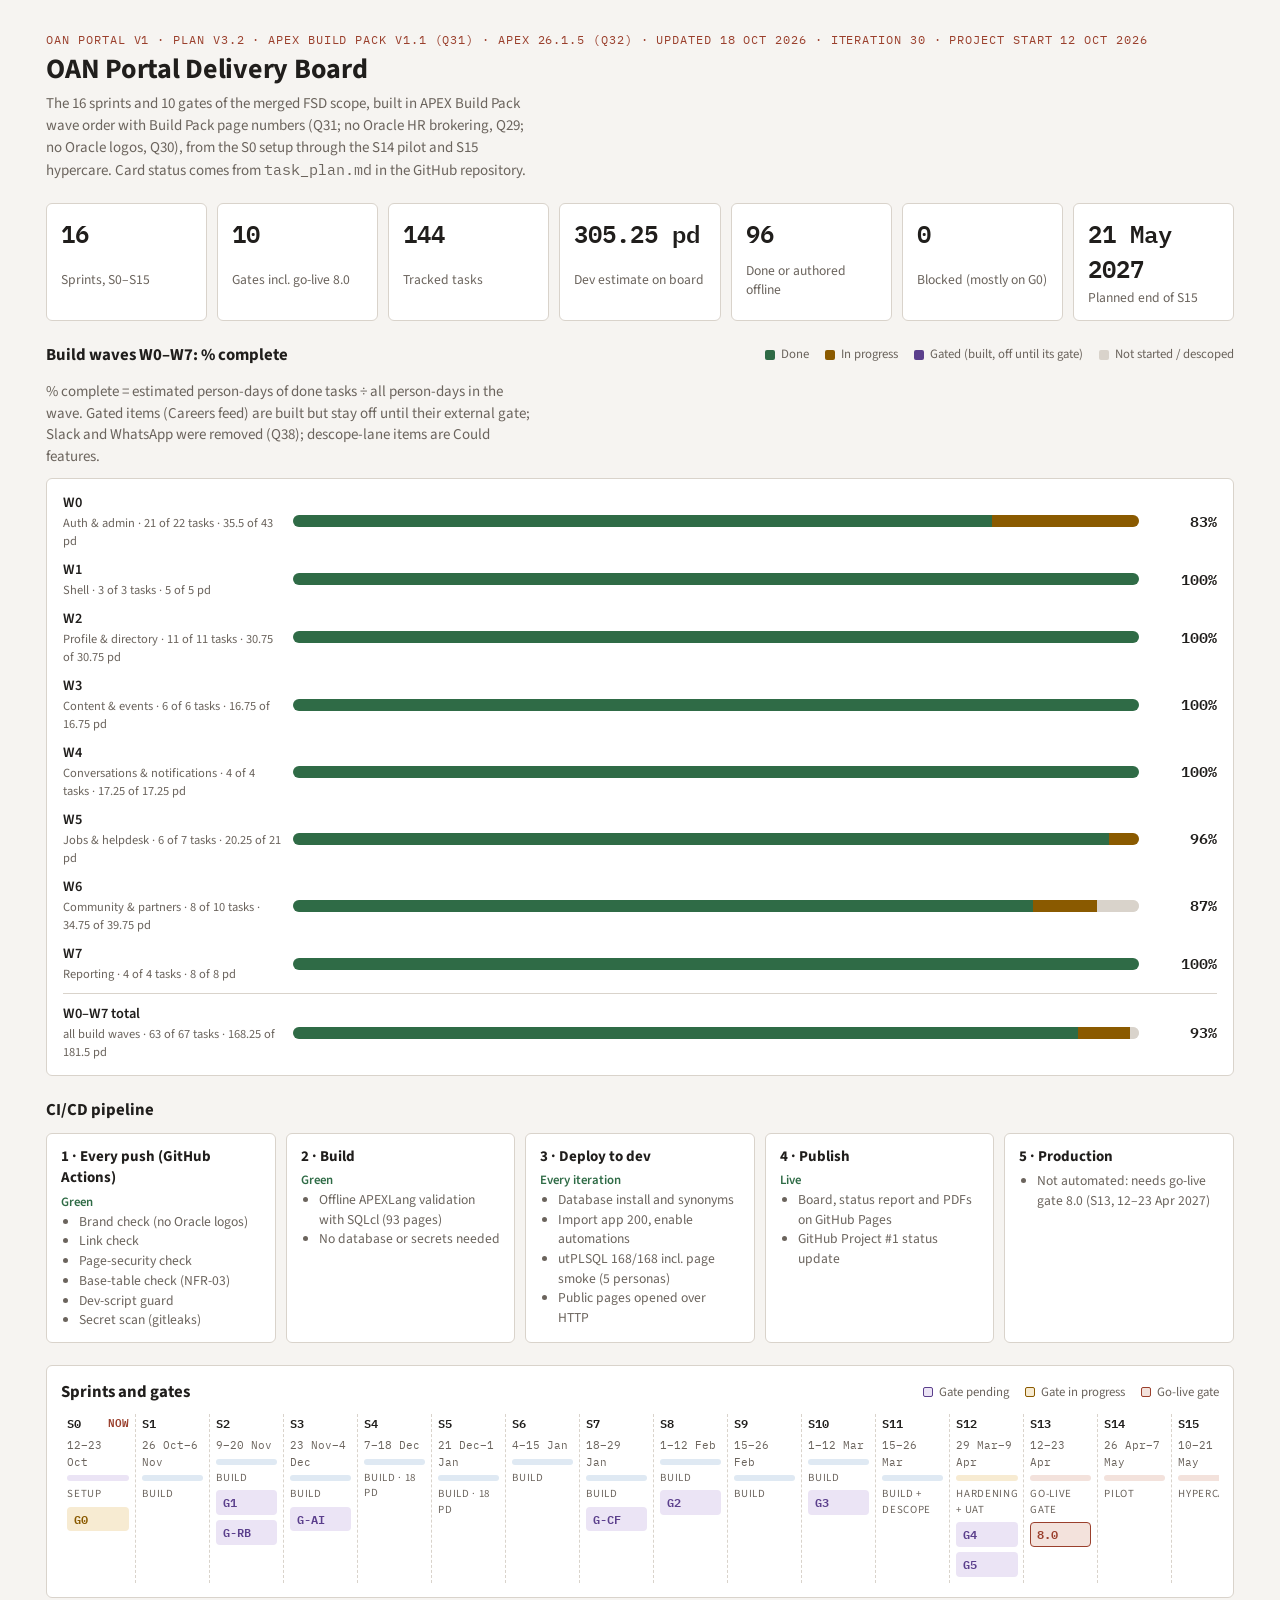
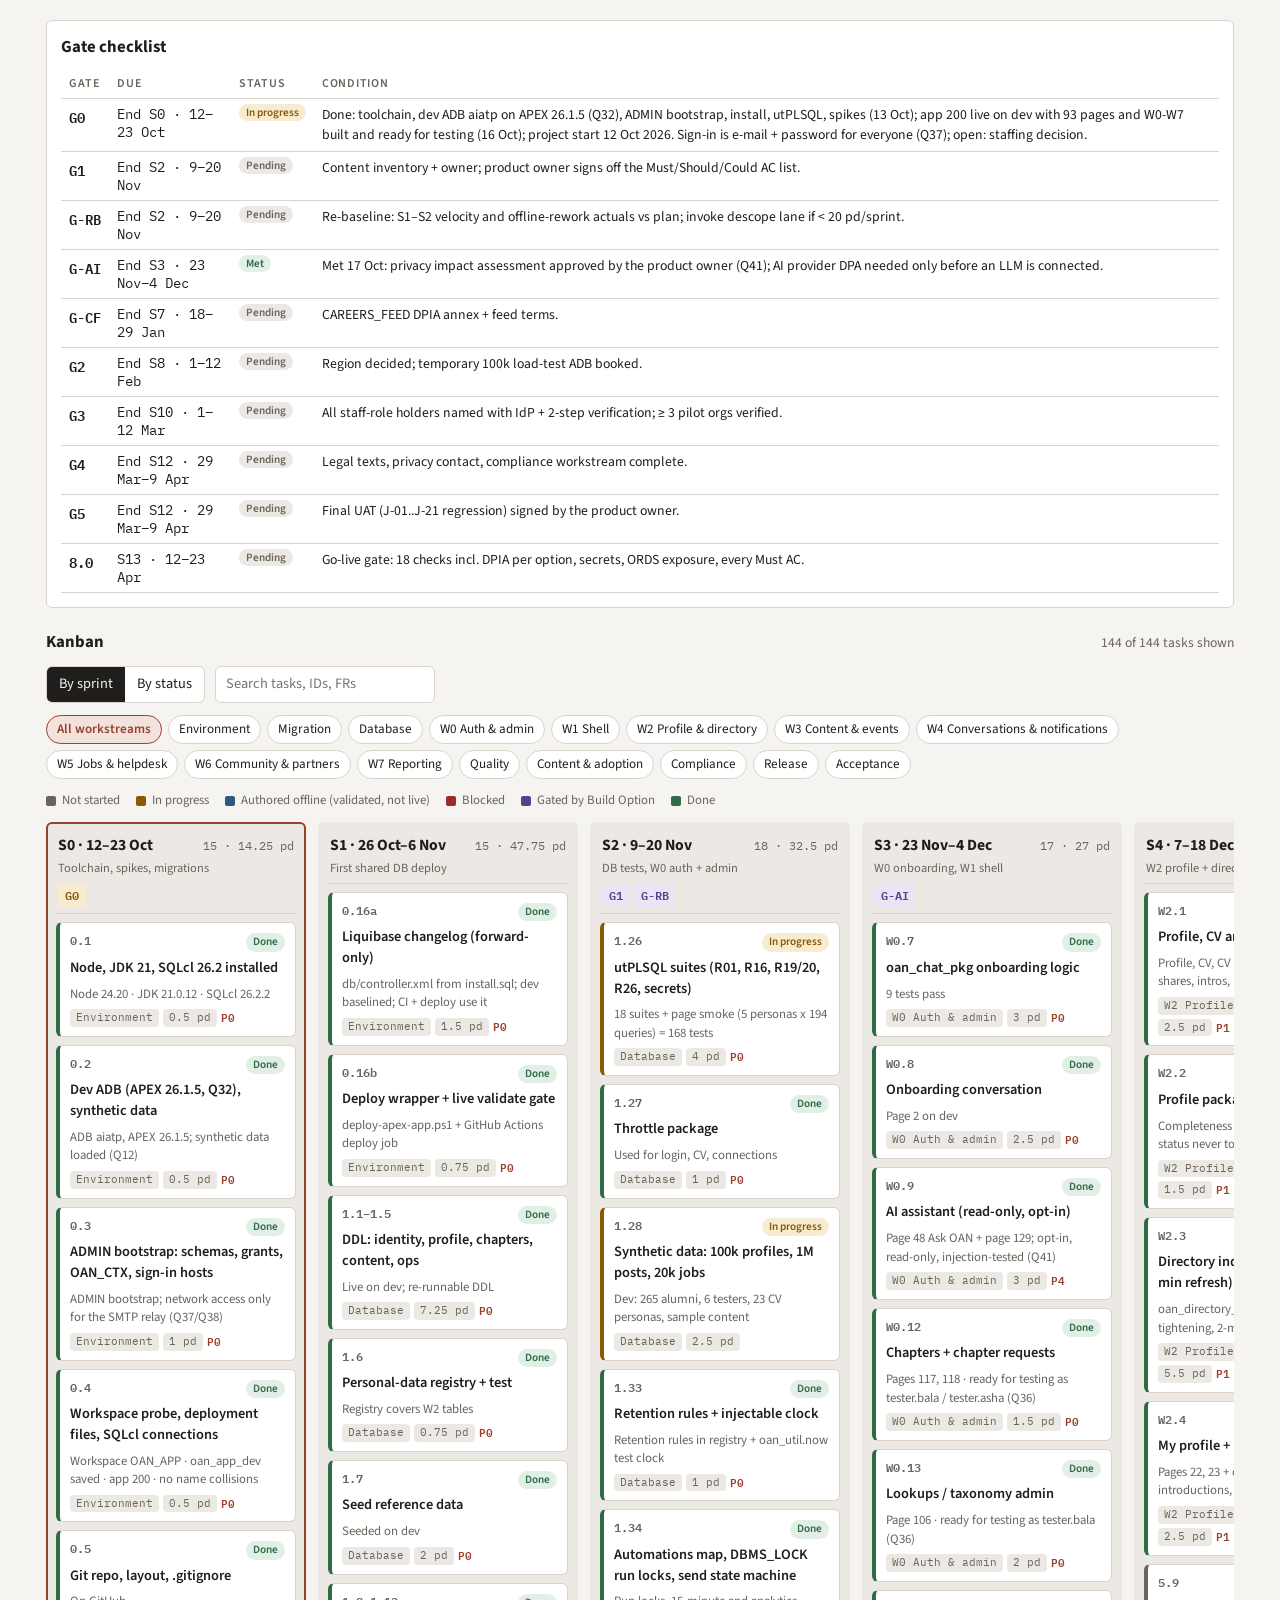
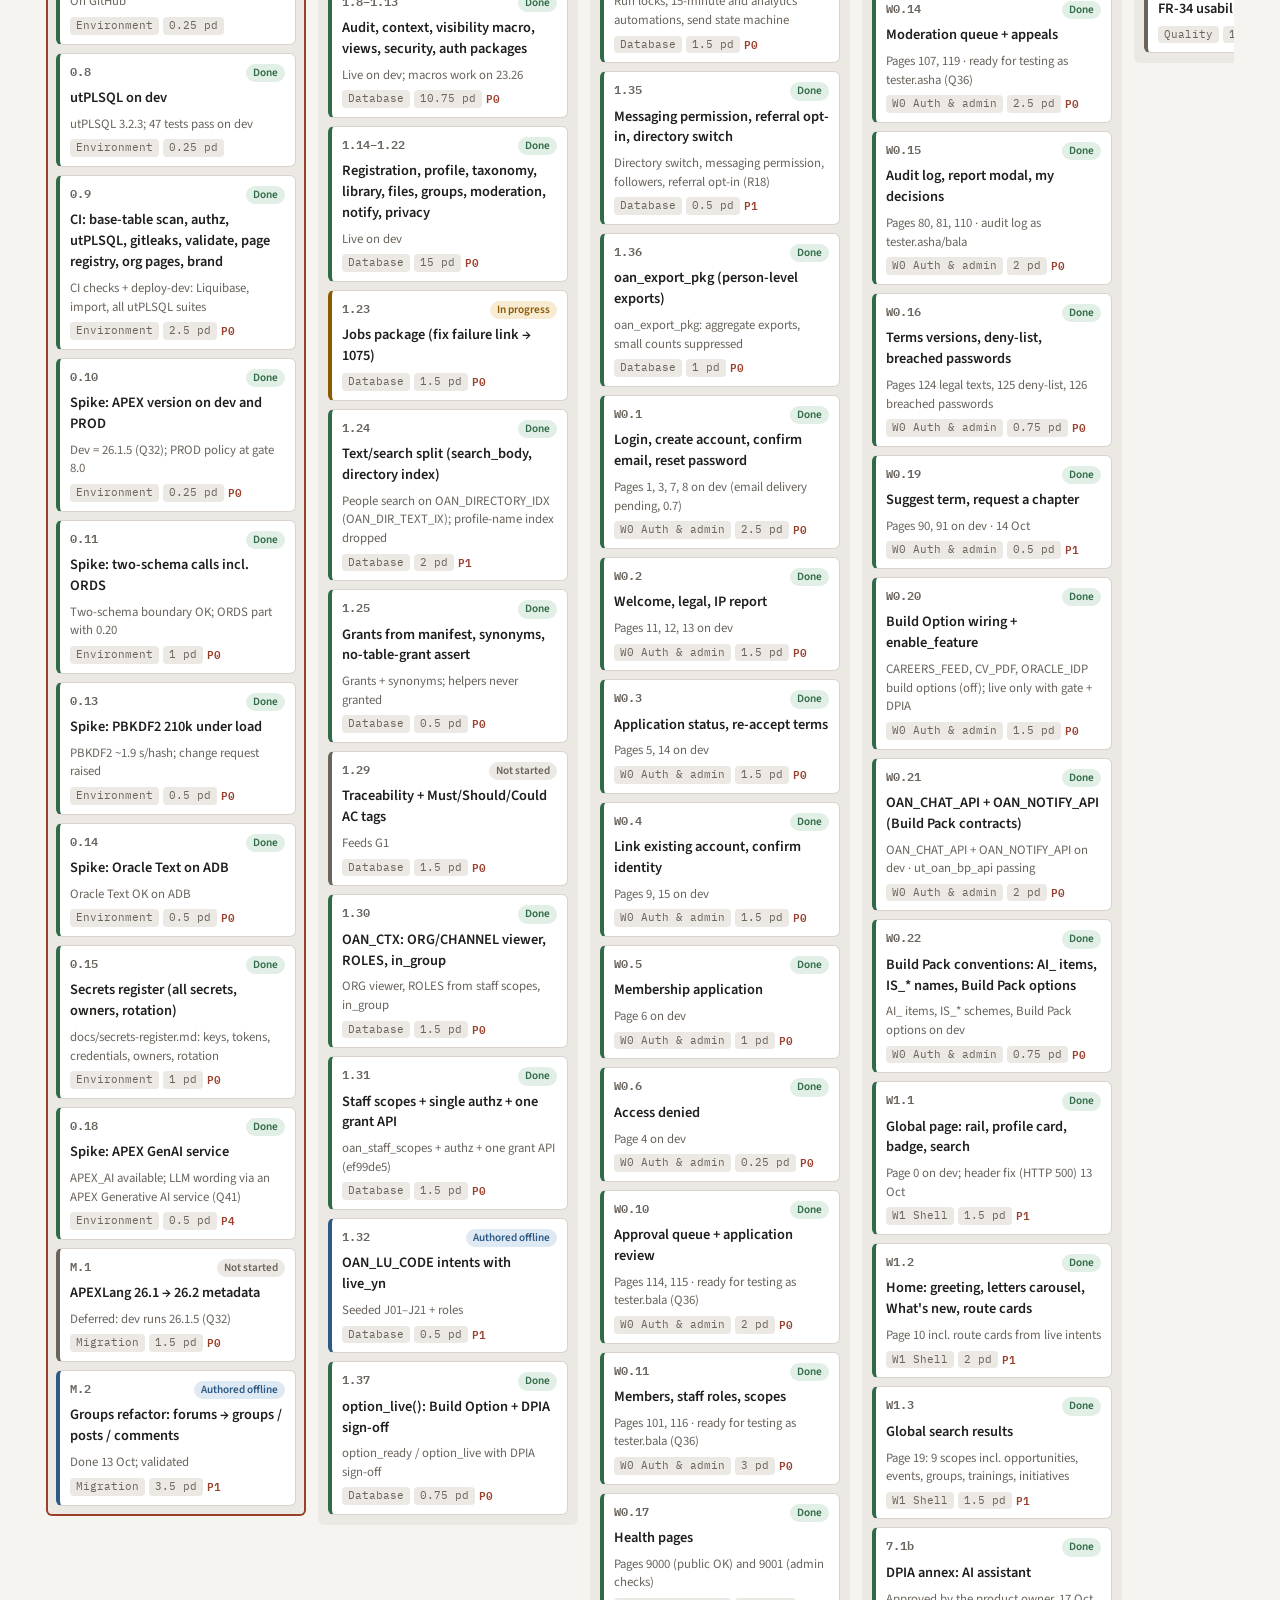
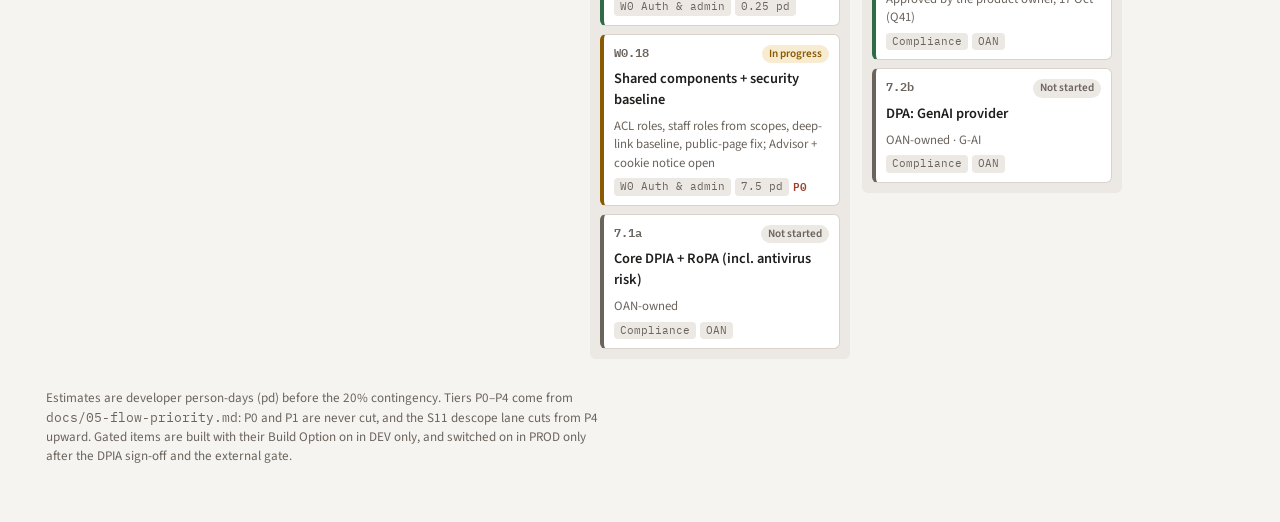
<file: docs/index.html>
<!doctype html>
<html lang="en">
<head>
<meta charset="utf-8">
<meta name="viewport" content="width=device-width, initial-scale=1">
<title>OAN Portal Delivery Board</title>
<meta http-equiv="refresh" content="0; url=delivery-board.html">
</head>
<body>
<p><a href="delivery-board.html">OAN Portal delivery board</a> · <a href="OAN-Delivery-Board-landscape.pdf">PDF (A4 landscape)</a> · <a href="status-report.html">Status report</a> (<a href="OAN-Project-Status-Report.pdf">PDF</a>) · <a href="apex-page-catalogue.html">APEX page catalogue</a> (<a href="OAN-APEX-Page-Catalogue.pdf">PDF</a>)</p>
</body>
</html>
</file>
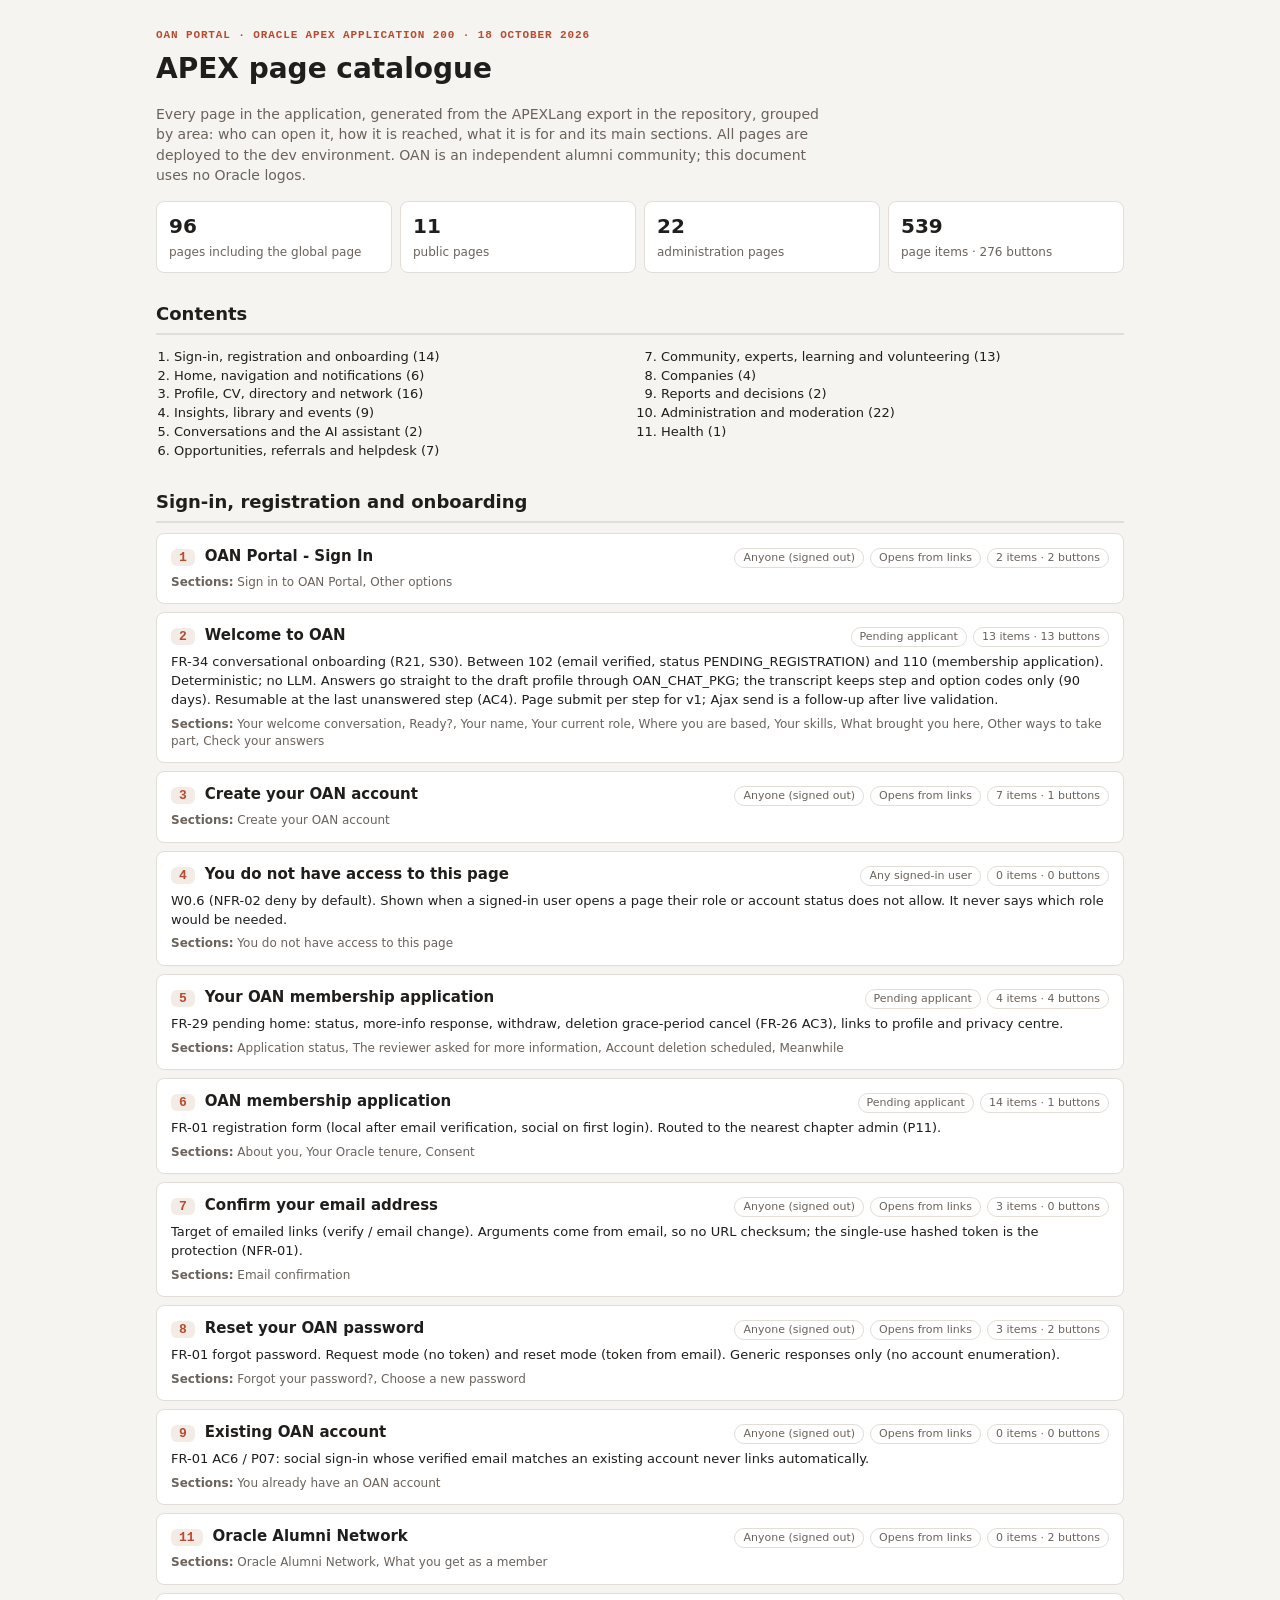
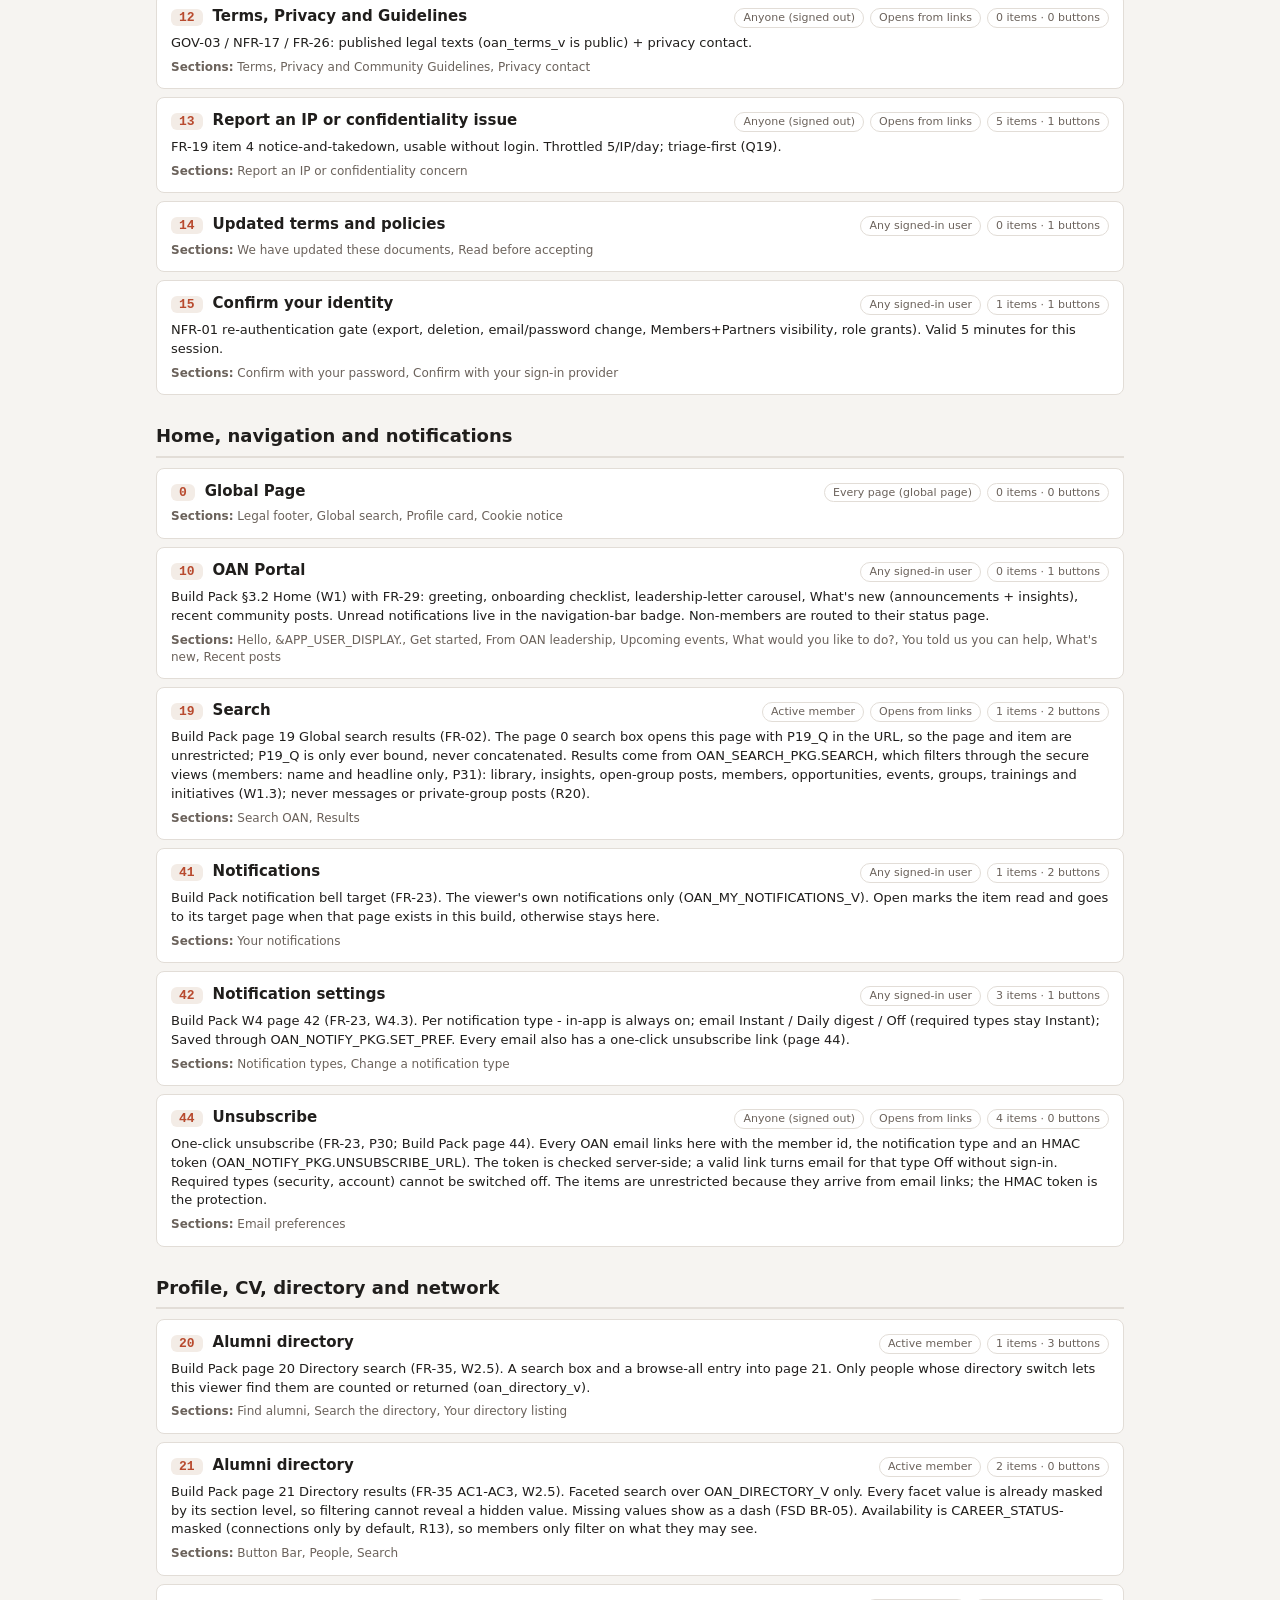
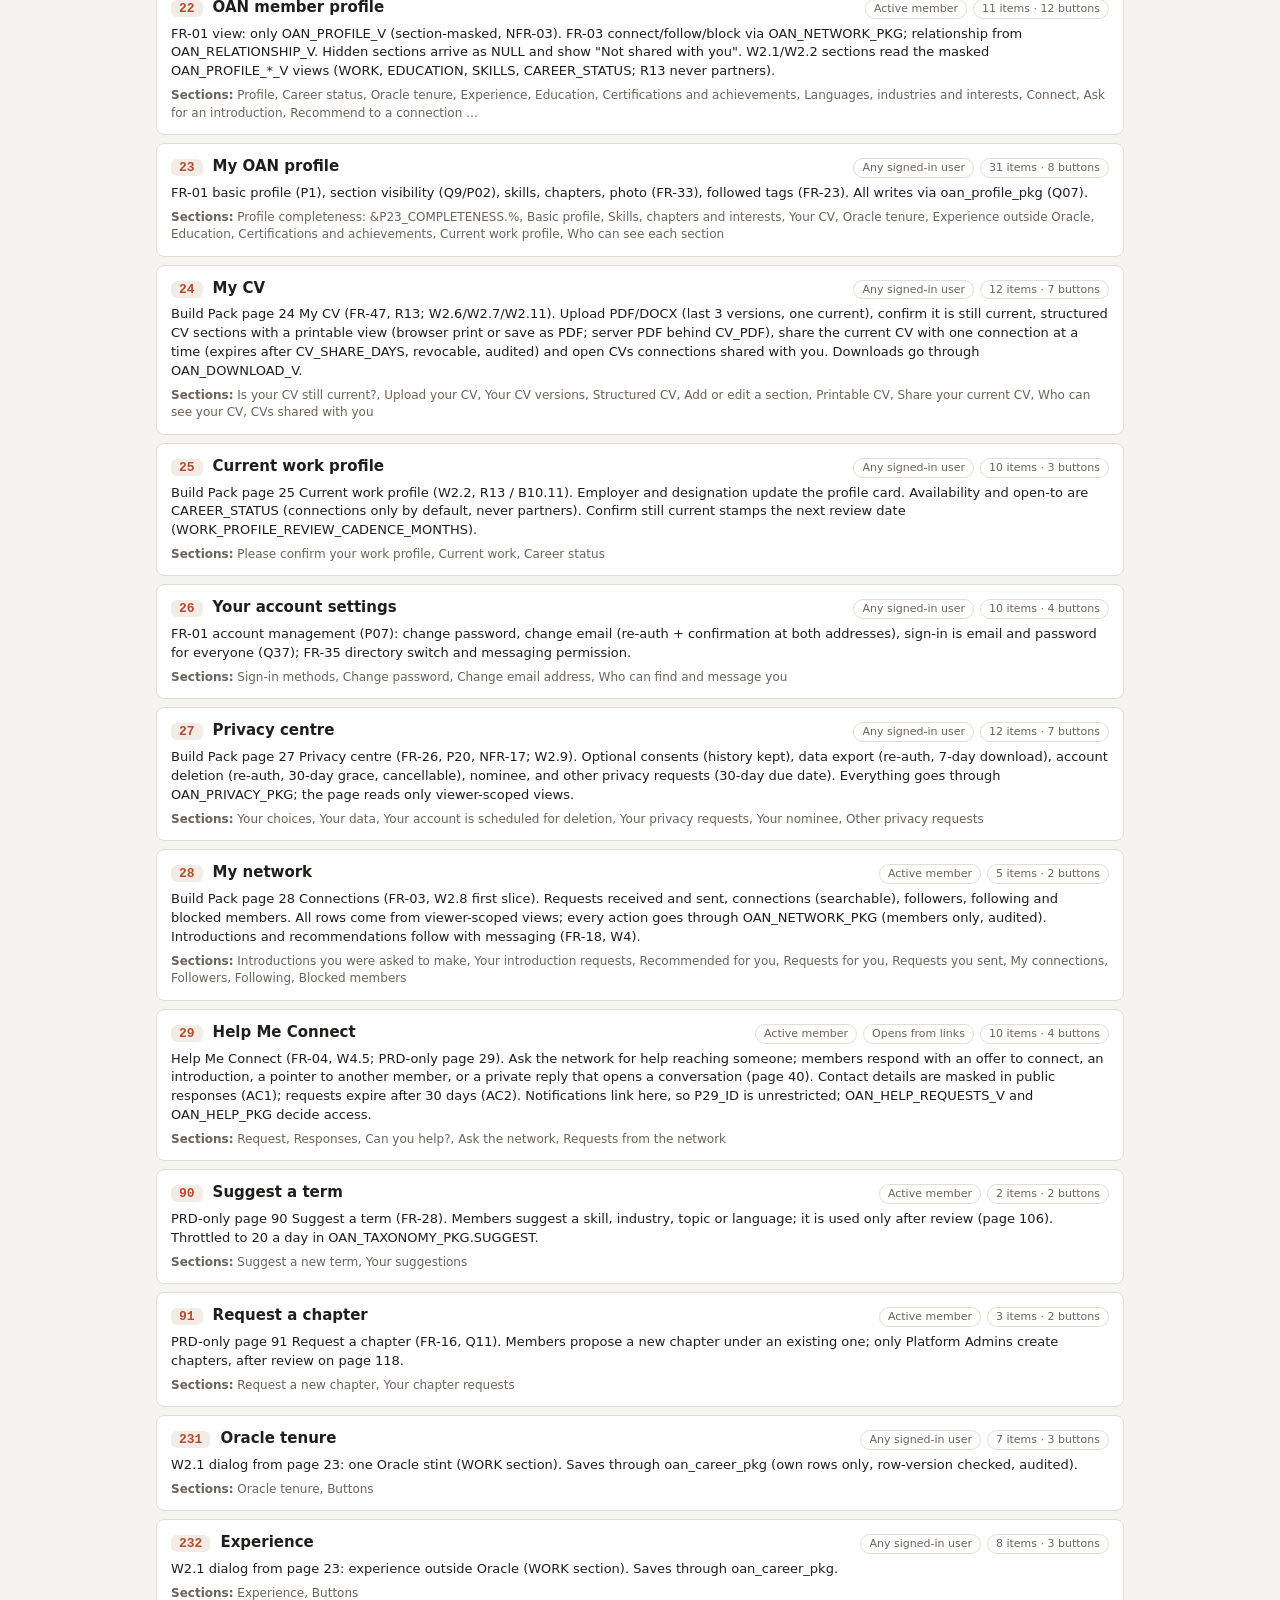
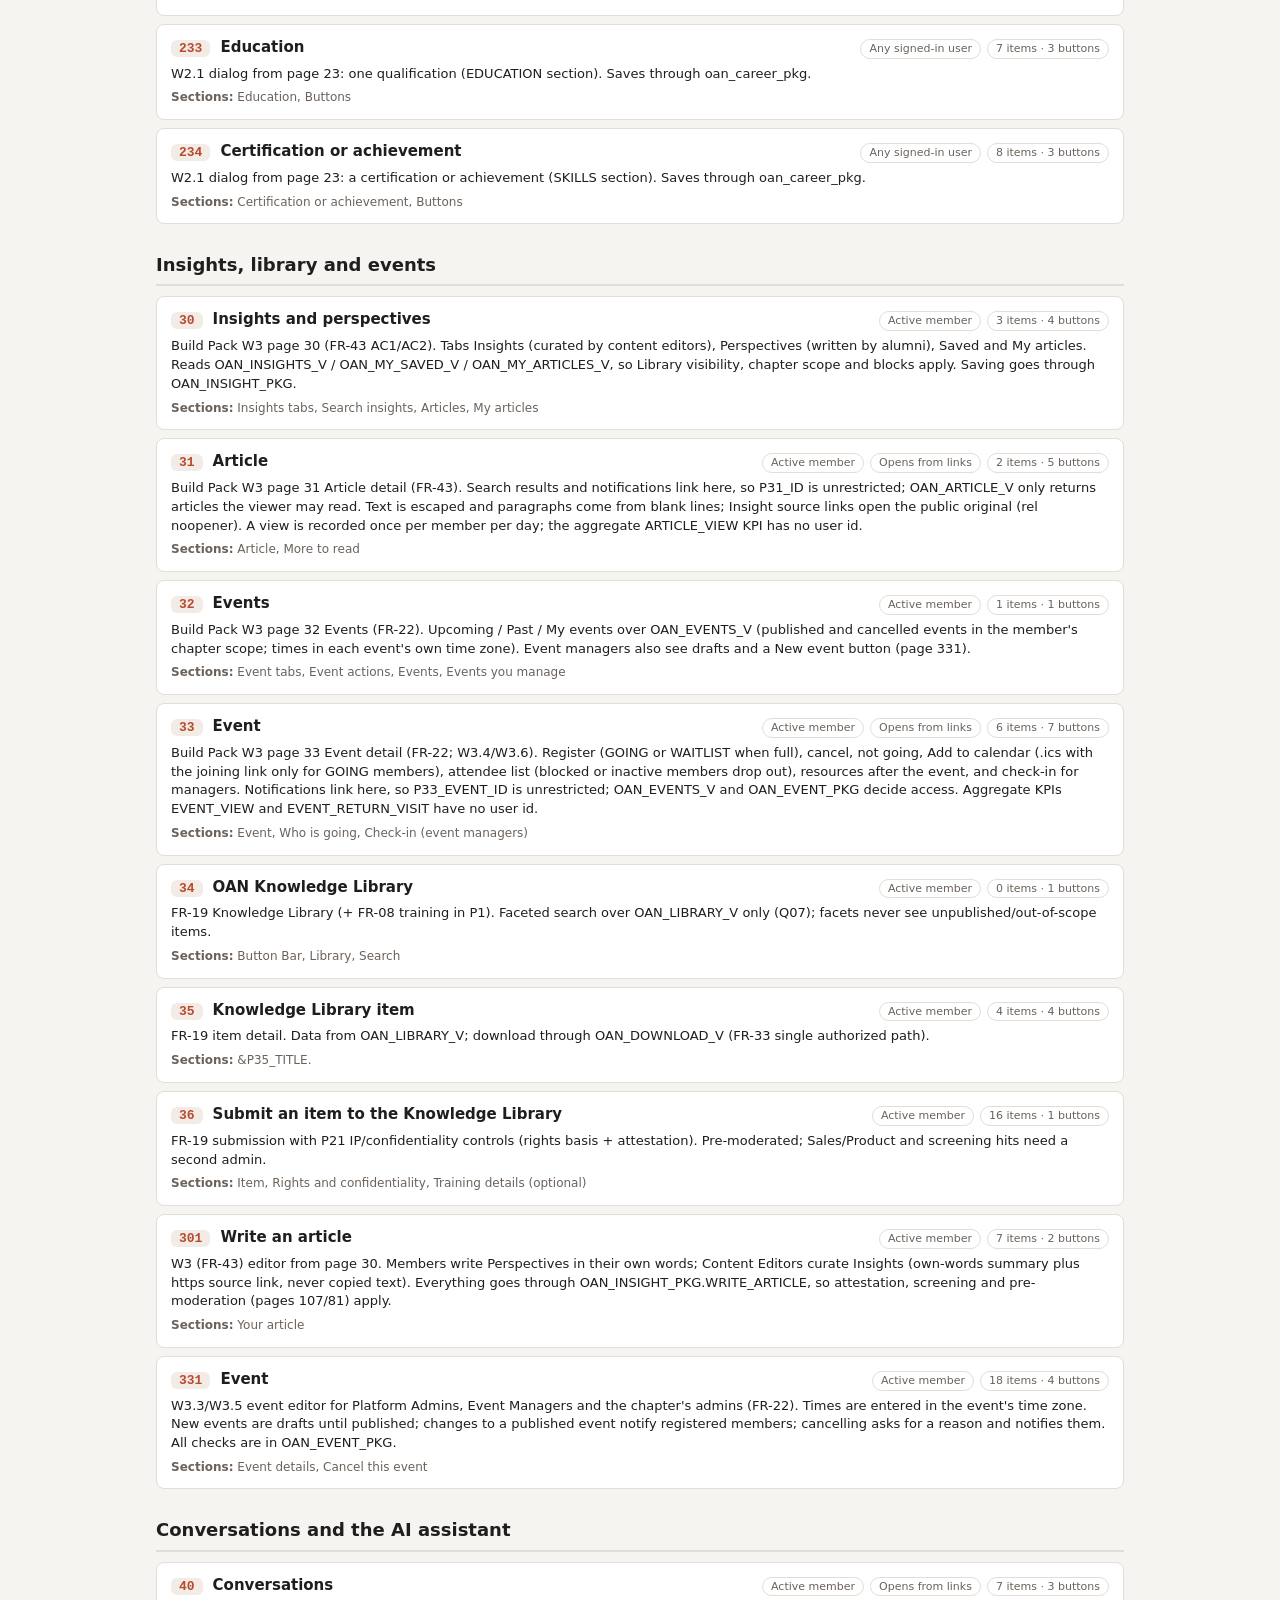
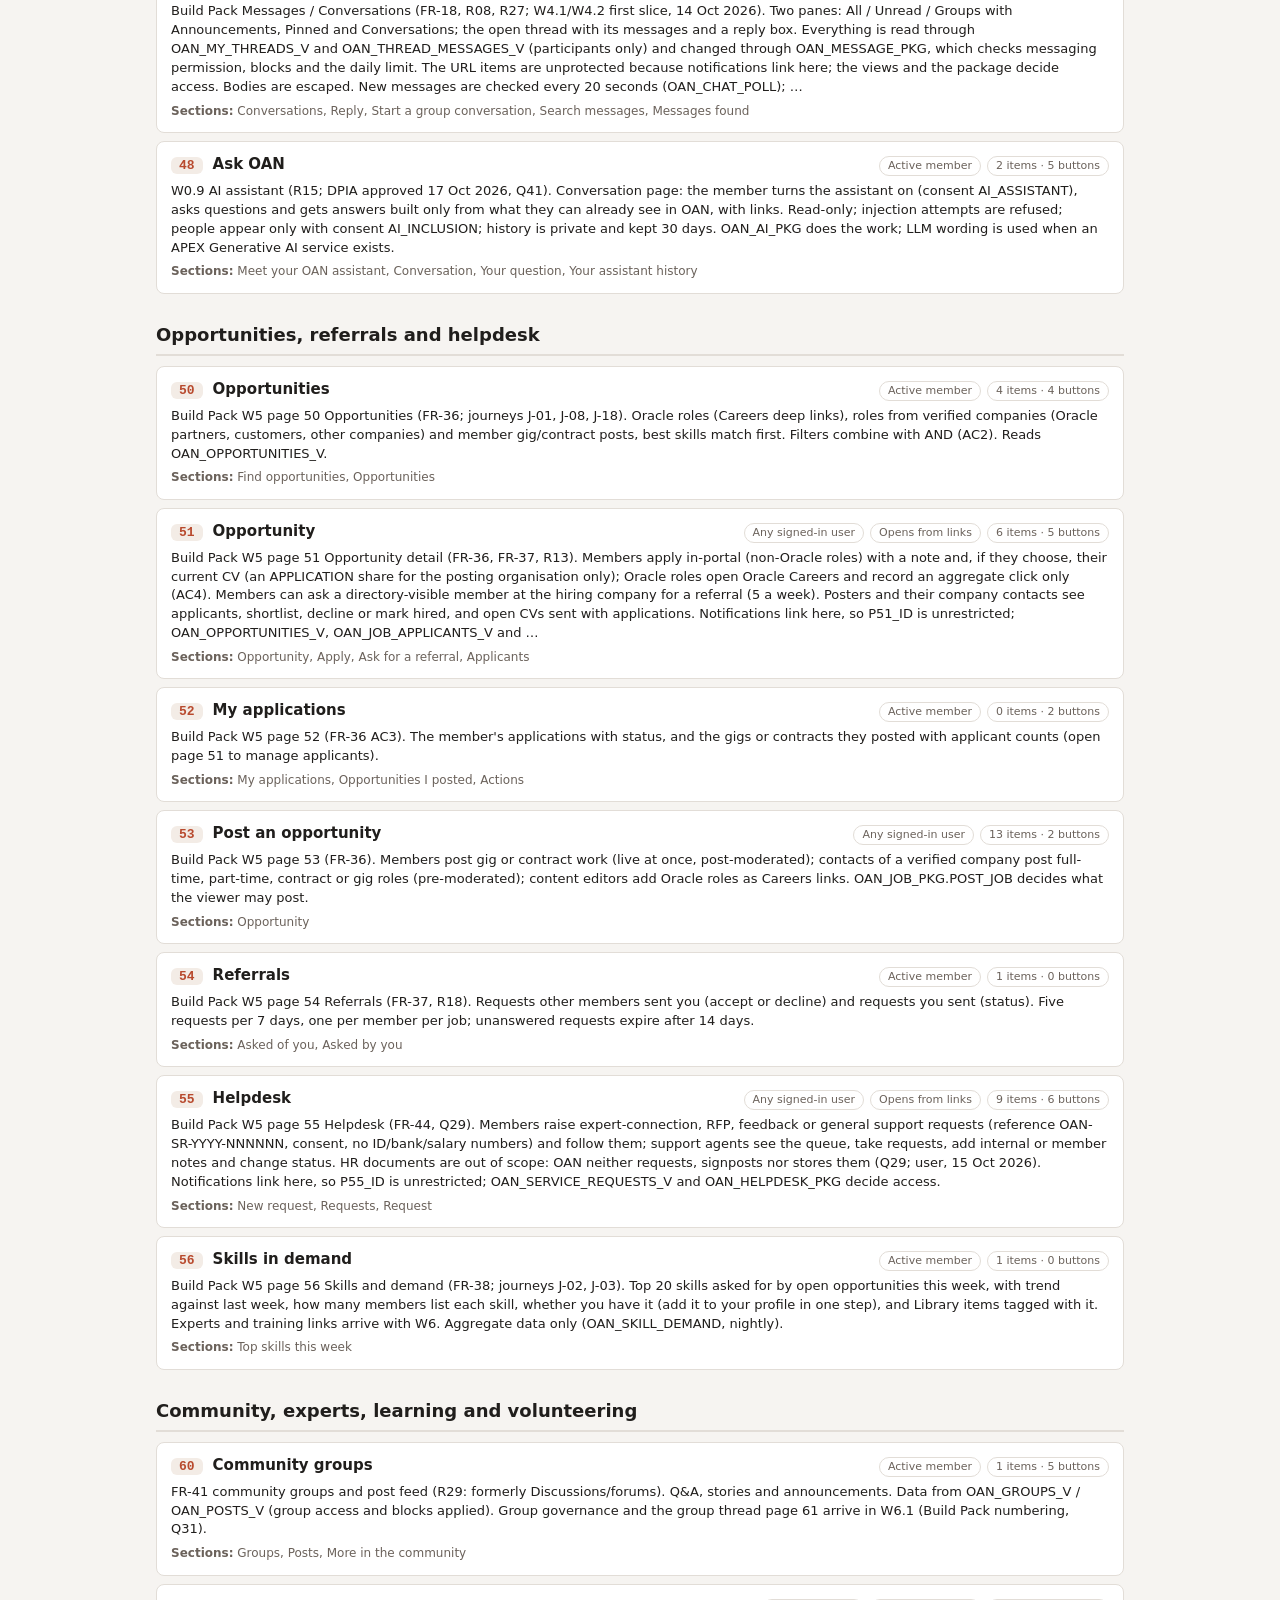
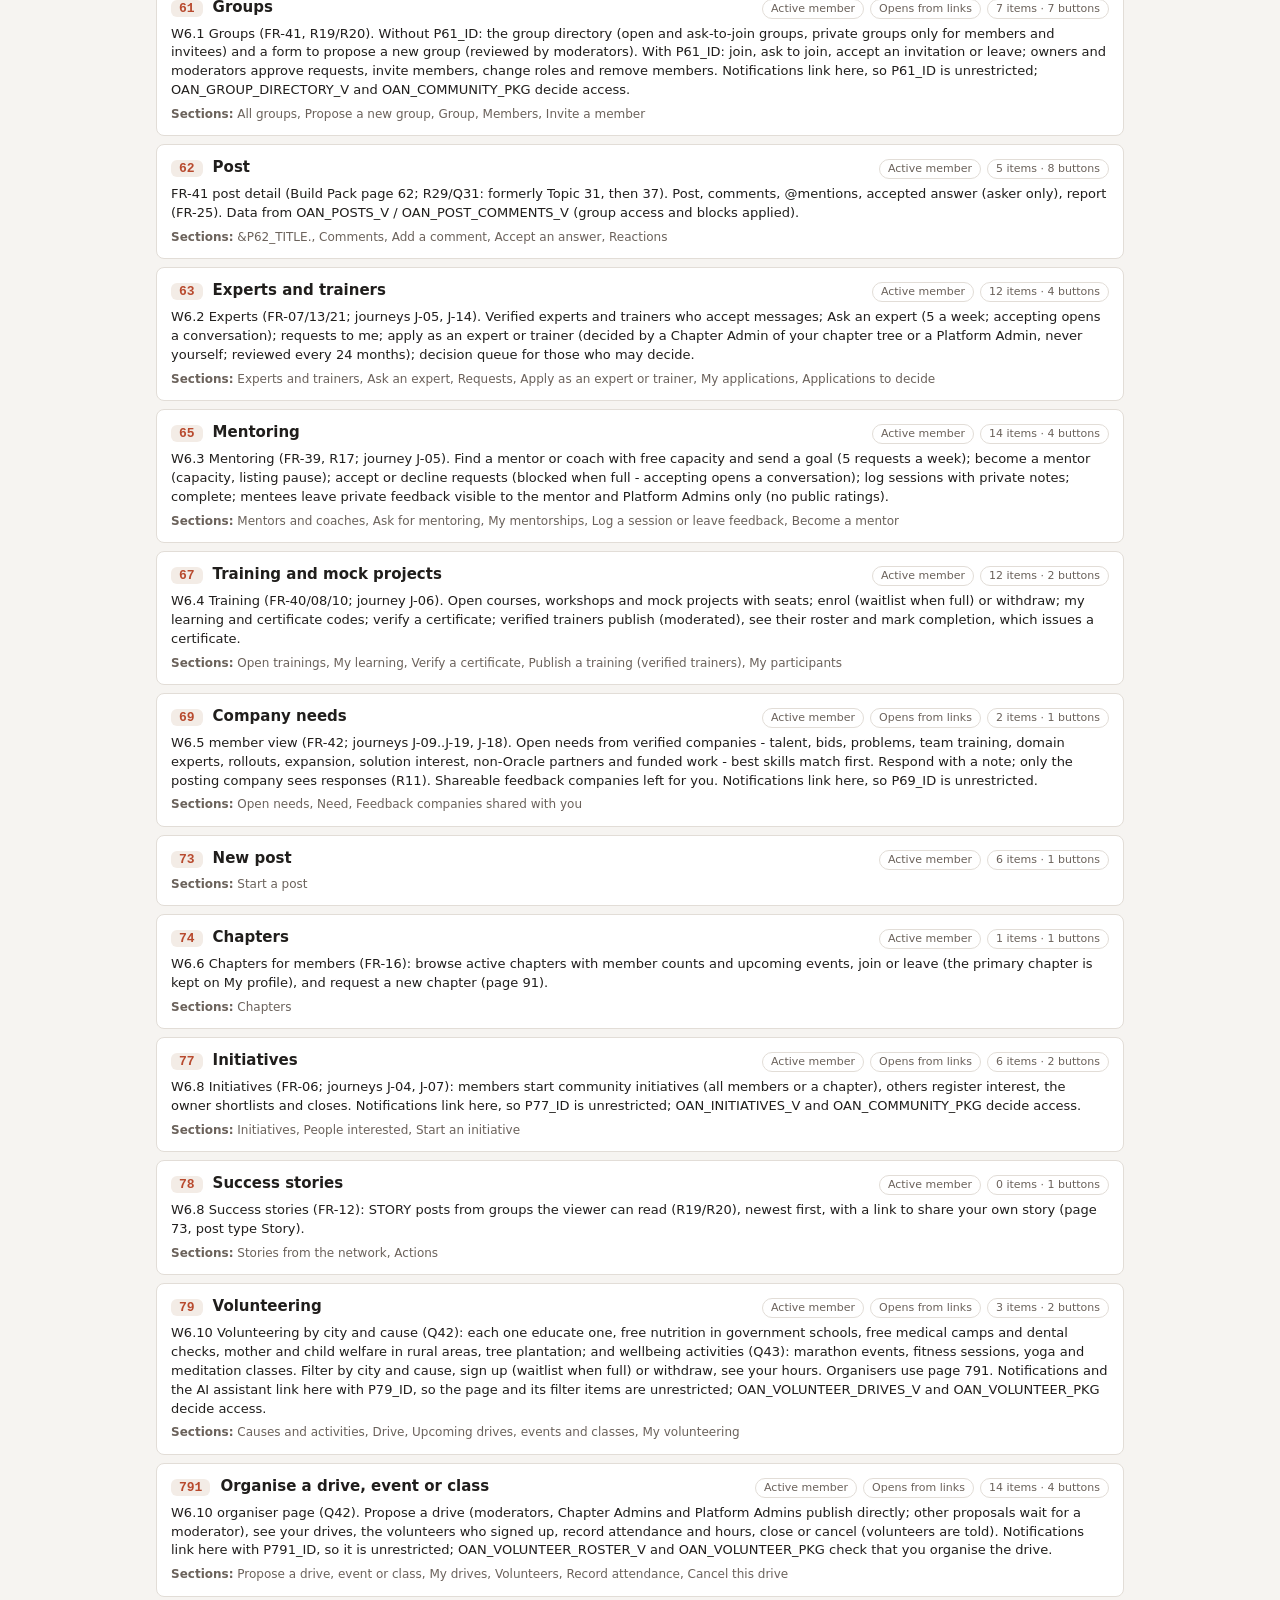
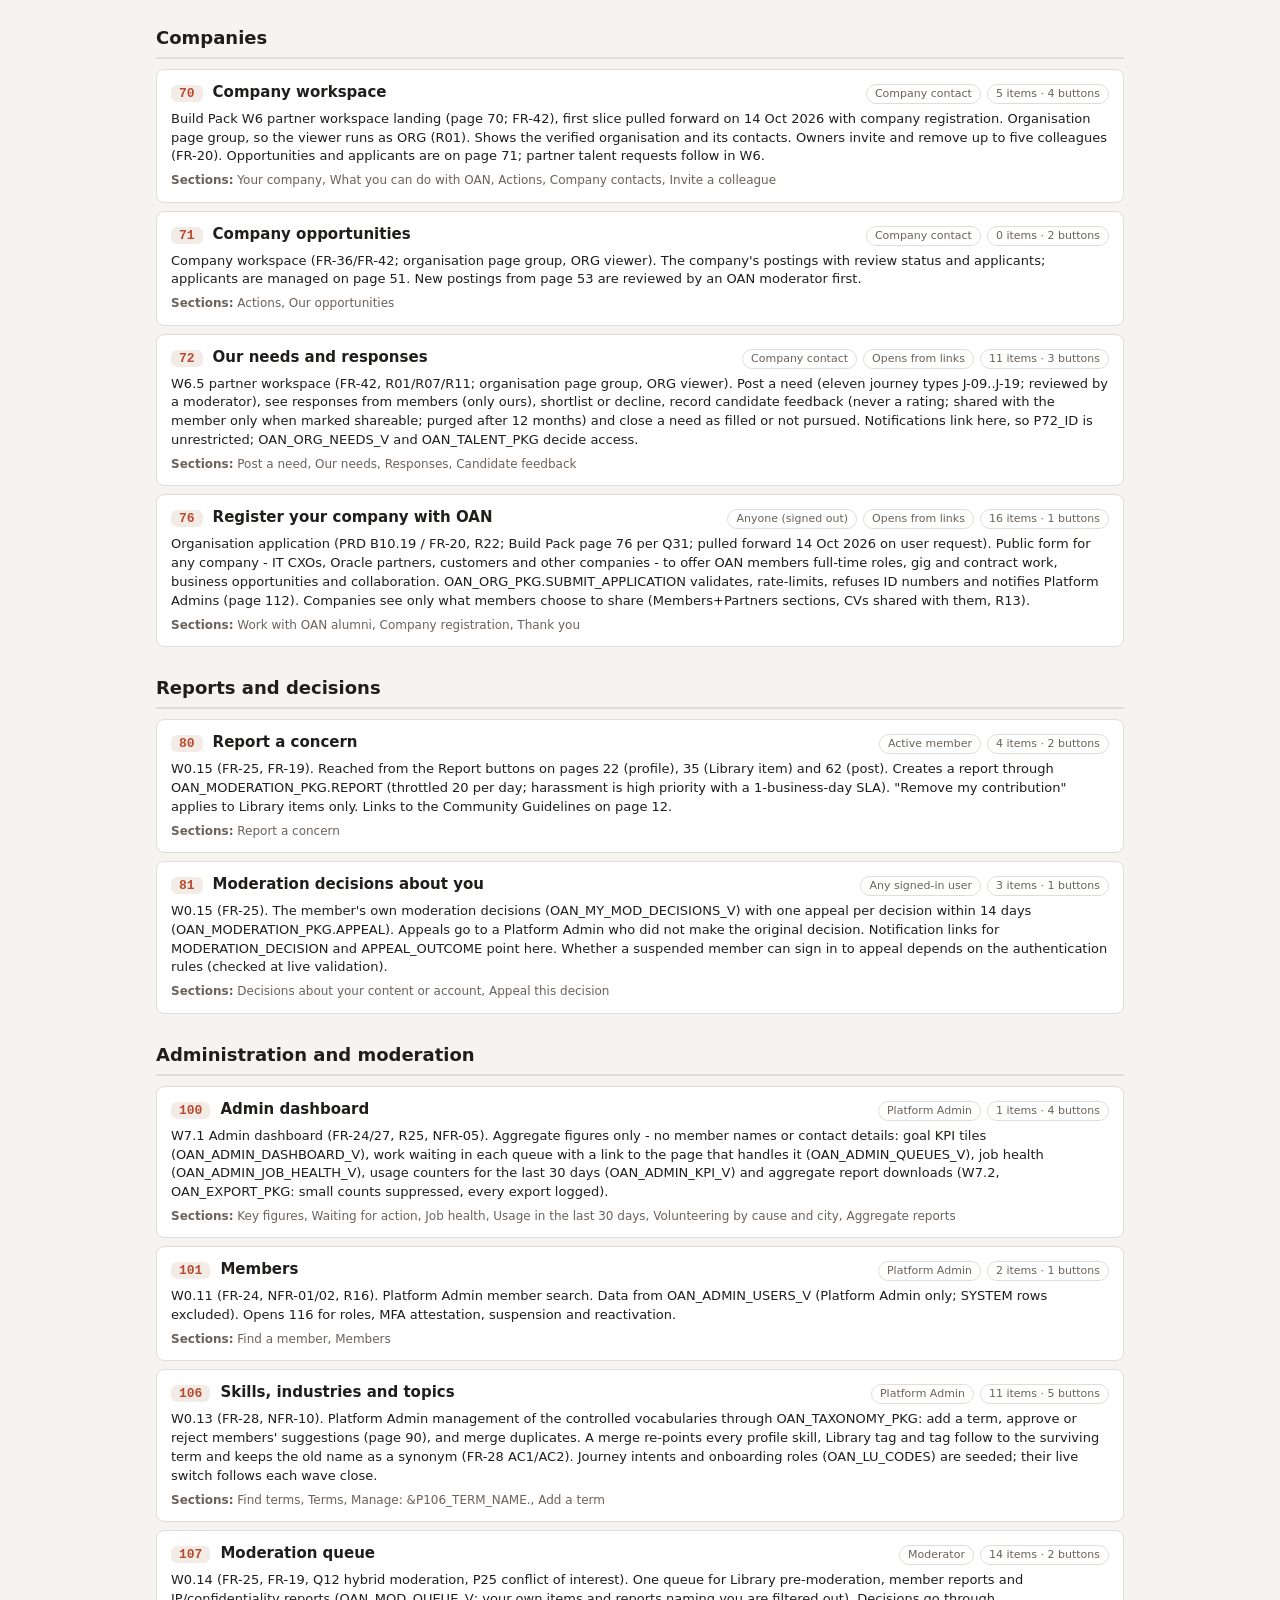
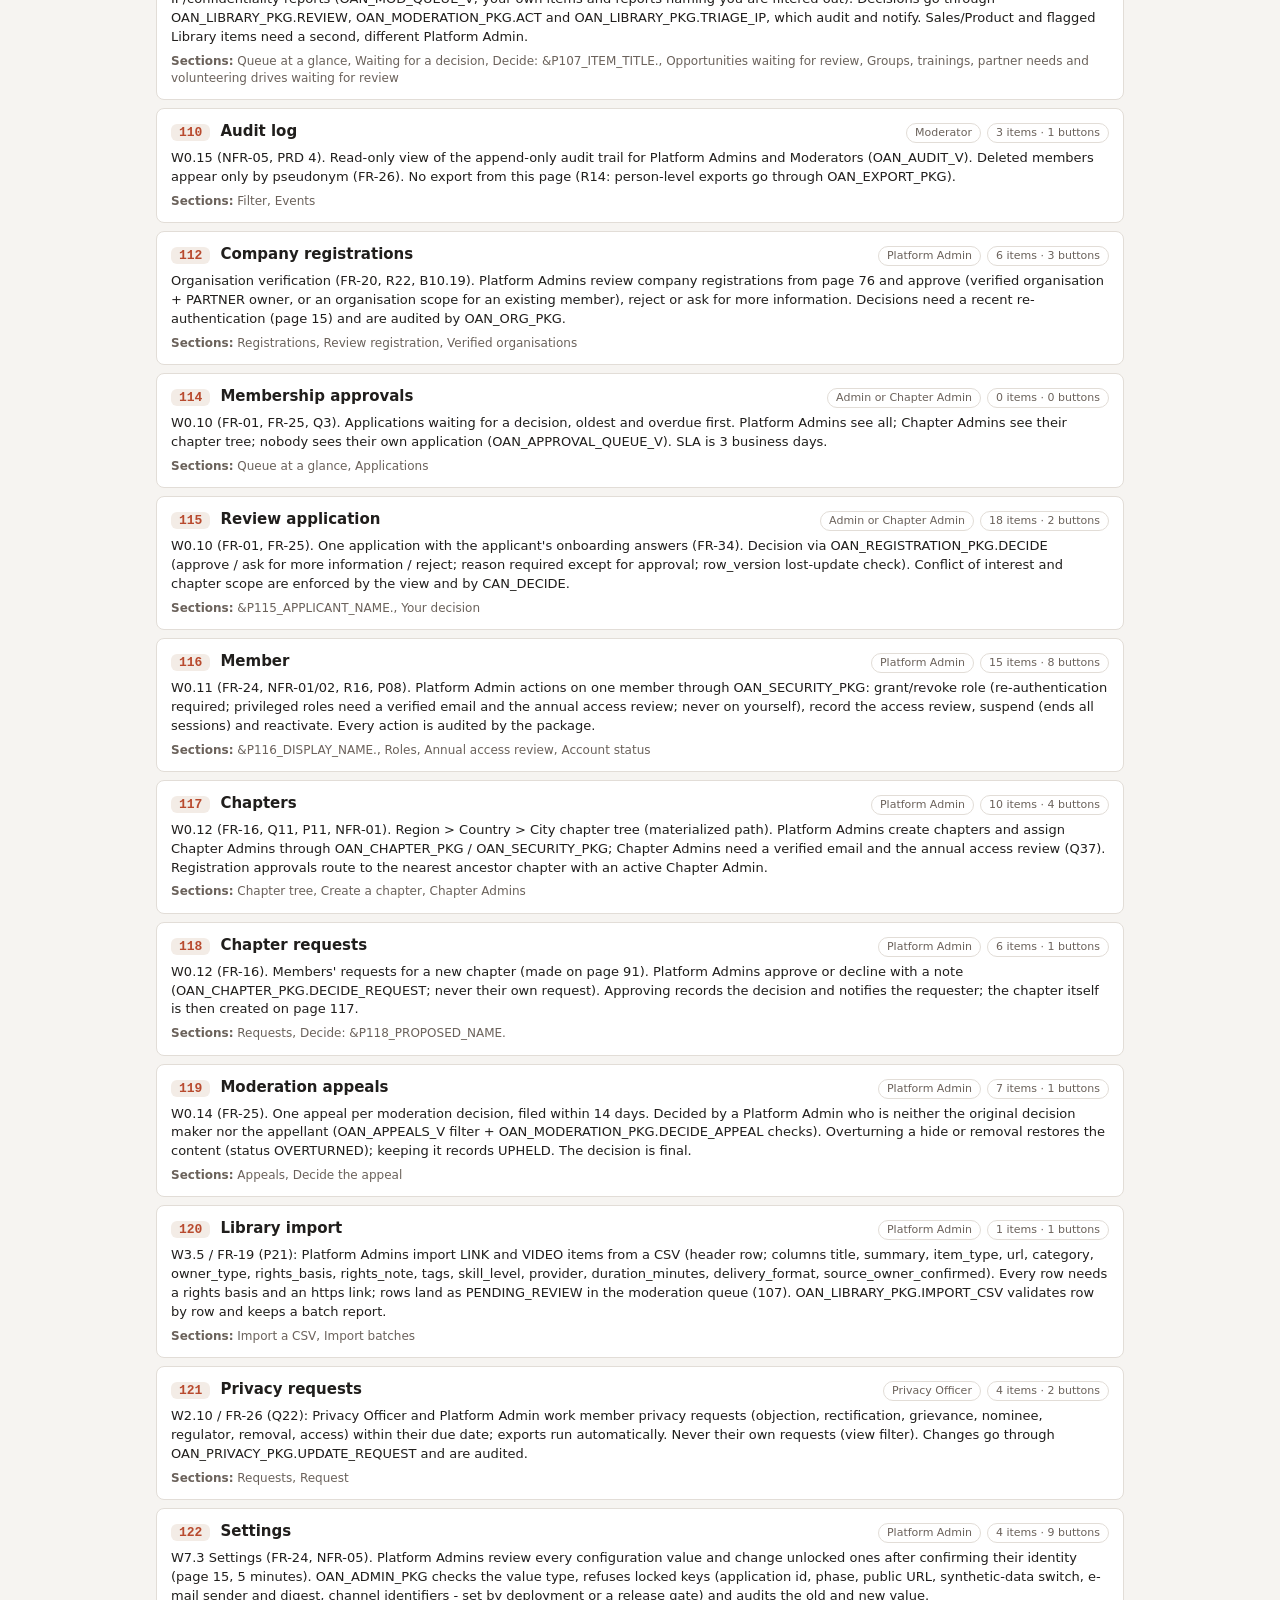
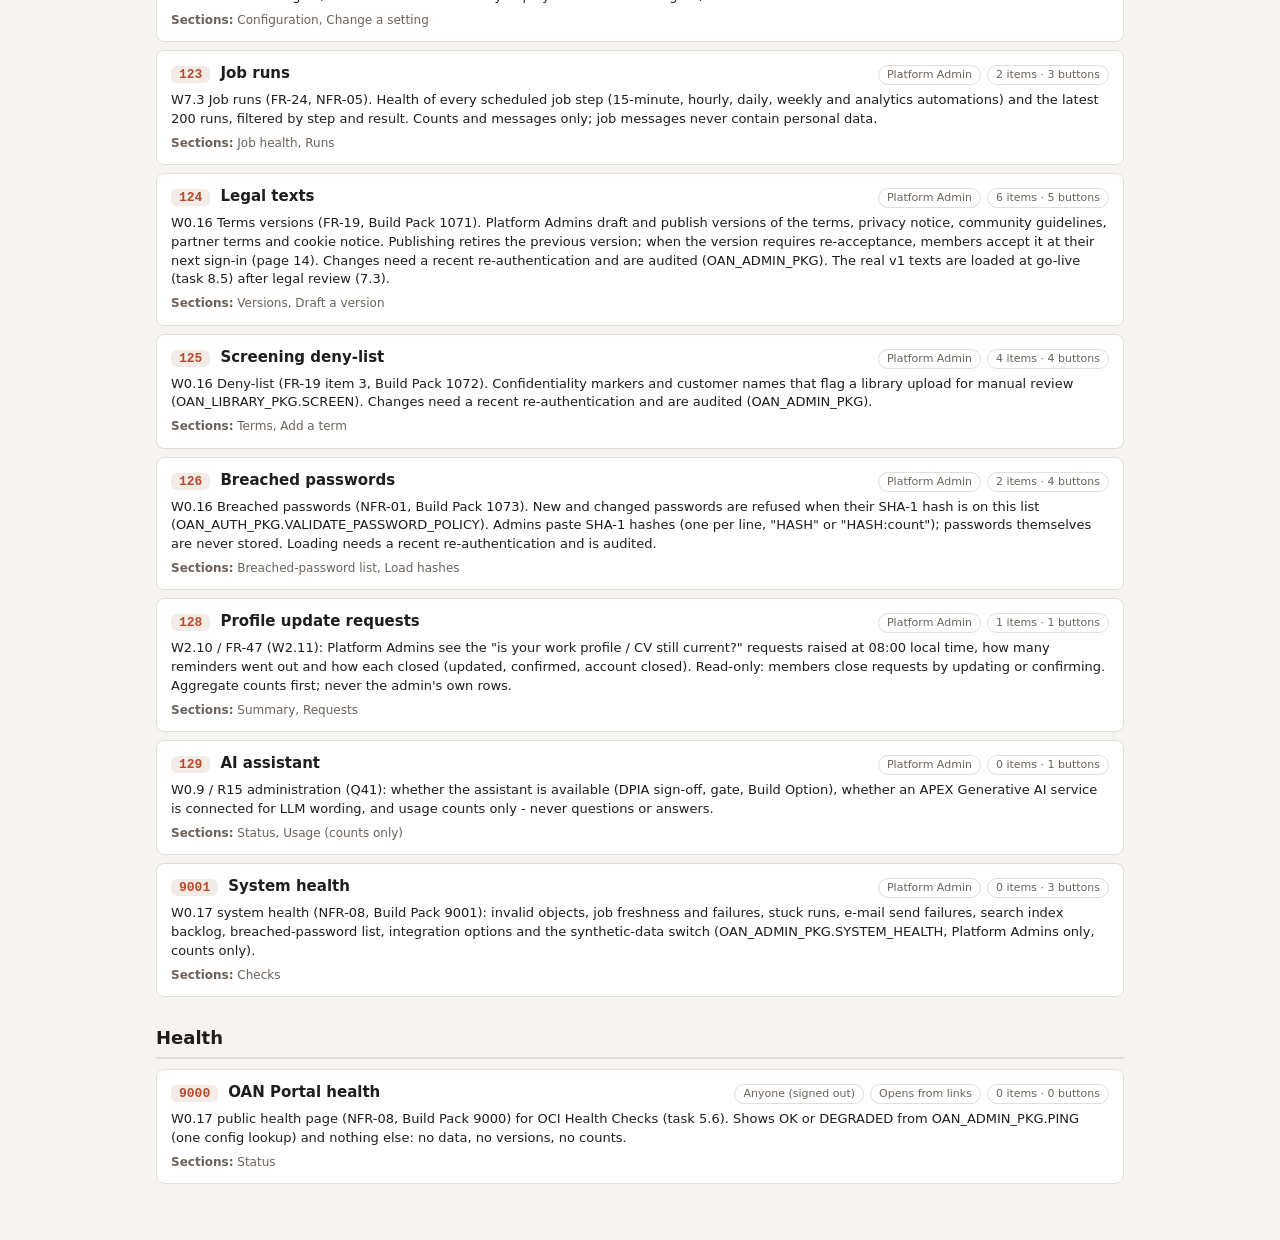
<file: docs/apex-page-catalogue.html>
<!doctype html>
<html lang="en"><head><meta charset="utf-8"><meta name="viewport" content="width=device-width, initial-scale=1">
<title>OAN APEX Page Catalogue</title>
<style>
:root { --ink:#201e1c; --muted:#6b625b; --line:#e2ddd7; --accent:#b84a2e; --surface:#fff; --canvas:#f6f4f1; --soft:#f3ece6; }
@media (prefers-color-scheme: dark) { :root:not([data-theme="light"]) { --ink:#ece7e1; --muted:#a59d94; --line:#403a35; --accent:#e08a72; --surface:#252220; --canvas:#1b1917; --soft:#3d2620; } }
:root[data-theme="dark"] { --ink:#ece7e1; --muted:#a59d94; --line:#403a35; --accent:#e08a72; --surface:#252220; --canvas:#1b1917; --soft:#3d2620; }
* { box-sizing: border-box; }
body { margin:0; background:var(--canvas); color:var(--ink); font: 14px/1.45 system-ui, -apple-system, "Segoe UI", Roboto, sans-serif; }
main { max-width: 1000px; margin: 0 auto; padding: 28px 16px 48px; }
.eyebrow { font: 600 11px/1.4 ui-monospace, Consolas, monospace; letter-spacing:.08em; text-transform:uppercase; color:var(--accent); }
h1 { font-size: 28px; margin: 6px 0 4px; }
h2 { font-size: 18px; margin: 28px 0 10px; padding-bottom: 6px; border-bottom: 2px solid var(--line); }
.sub { color: var(--muted); max-width: 75ch; }
.summary { display:grid; grid-template-columns: repeat(auto-fit, minmax(200px, 1fr)); gap:8px; margin: 16px 0; }
.summary div { background:var(--surface); border:1px solid var(--line); border-radius:8px; padding:10px 12px; }
.summary b { display:block; font-size: 20px; }
.summary span { color: var(--muted); font-size: 12px; }
.page { background:var(--surface); border:1px solid var(--line); border-radius:8px; padding:12px 14px; margin: 0 0 8px; break-inside: avoid; }
.page header { display:flex; gap:10px; align-items:baseline; flex-wrap:wrap; }
.num { font: 600 13px ui-monospace, Consolas, monospace; background: var(--soft); color: var(--accent); border-radius: 6px; padding: 1px 8px; }
.page h3 { margin:0; font-size: 15px; }
.tags { display:flex; gap:6px; flex-wrap:wrap; margin-left:auto; }
.tag { font-size: 11px; border:1px solid var(--line); border-radius: 10px; padding: 1px 8px; color: var(--muted); }
.page p { margin: 6px 0 0; font-size: 13px; }
.regions { margin-top: 6px; font-size: 12px; color: var(--muted); }
.toc { columns: 2; column-gap: 24px; font-size: 13px; padding-left: 18px; }
@media (max-width: 600px) { .toc { columns: 1; } .tags { margin-left: 0; } }
@media print { body { background:#fff; } main { max-width:none; padding: 0; } h2 { break-after: avoid; } }
</style></head><body><main>
<div class="eyebrow">OAN Portal · Oracle APEX application 200 · 18 October 2026</div>
<h1>APEX page catalogue</h1>
<p class="sub">Every page in the application, generated from the APEXLang export in the repository, grouped by area: who can open it,
how it is reached, what it is for and its main sections. All pages are deployed to the dev environment. OAN is an independent alumni
community; this document uses no Oracle logos.</p>
<div class="summary">
  <div><b>96</b><span>pages including the global page</span></div>
  <div><b>11</b><span>public pages</span></div>
  <div><b>22</b><span>administration pages</span></div>
  <div><b>539</b><span>page items · 276 buttons</span></div>
</div>
<h2>Contents</h2><ol class="toc">
<li>Sign-in, registration and onboarding (14)</li>
<li>Home, navigation and notifications (6)</li>
<li>Profile, CV, directory and network (16)</li>
<li>Insights, library and events (9)</li>
<li>Conversations and the AI assistant (2)</li>
<li>Opportunities, referrals and helpdesk (7)</li>
<li>Community, experts, learning and volunteering (13)</li>
<li>Companies (4)</li>
<li>Reports and decisions (2)</li>
<li>Administration and moderation (22)</li>
<li>Health (1)</li>
</ol>
<h2>Sign-in, registration and onboarding</h2>
<section class="page"><header><span class="num">1</span><h3>OAN Portal - Sign In</h3>
<div class="tags"><span class="tag">Anyone (signed out)</span><span class="tag">Opens from links</span><span class="tag">2 items · 2 buttons</span></div></header>

<div class="regions"><strong>Sections:</strong> Sign in to OAN Portal, Other options</div></section>
<section class="page"><header><span class="num">2</span><h3>Welcome to OAN</h3>
<div class="tags"><span class="tag">Pending applicant</span><span class="tag">13 items · 13 buttons</span></div></header>
<p>FR-34 conversational onboarding (R21, S30). Between 102 (email verified, status PENDING_REGISTRATION) and 110 (membership application). Deterministic; no LLM. Answers go straight to the draft profile through OAN_CHAT_PKG; the transcript keeps step and option codes only (90 days). Resumable at the last unanswered step (AC4). Page submit per step for v1; Ajax send is a follow-up after live validation.</p>
<div class="regions"><strong>Sections:</strong> Your welcome conversation, Ready?, Your name, Your current role, Where you are based, Your skills, What brought you here, Other ways to take part, Check your answers</div></section>
<section class="page"><header><span class="num">3</span><h3>Create your OAN account</h3>
<div class="tags"><span class="tag">Anyone (signed out)</span><span class="tag">Opens from links</span><span class="tag">7 items · 1 buttons</span></div></header>

<div class="regions"><strong>Sections:</strong> Create your OAN account</div></section>
<section class="page"><header><span class="num">4</span><h3>You do not have access to this page</h3>
<div class="tags"><span class="tag">Any signed-in user</span><span class="tag">0 items · 0 buttons</span></div></header>
<p>W0.6 (NFR-02 deny by default). Shown when a signed-in user opens a page their role or account status does not allow. It never says which role would be needed.</p>
<div class="regions"><strong>Sections:</strong> You do not have access to this page</div></section>
<section class="page"><header><span class="num">5</span><h3>Your OAN membership application</h3>
<div class="tags"><span class="tag">Pending applicant</span><span class="tag">4 items · 4 buttons</span></div></header>
<p>FR-29 pending home: status, more-info response, withdraw, deletion grace-period cancel (FR-26 AC3), links to profile and privacy centre.</p>
<div class="regions"><strong>Sections:</strong> Application status, The reviewer asked for more information, Account deletion scheduled, Meanwhile</div></section>
<section class="page"><header><span class="num">6</span><h3>OAN membership application</h3>
<div class="tags"><span class="tag">Pending applicant</span><span class="tag">14 items · 1 buttons</span></div></header>
<p>FR-01 registration form (local after email verification, social on first login). Routed to the nearest chapter admin (P11).</p>
<div class="regions"><strong>Sections:</strong> About you, Your Oracle tenure, Consent</div></section>
<section class="page"><header><span class="num">7</span><h3>Confirm your email address</h3>
<div class="tags"><span class="tag">Anyone (signed out)</span><span class="tag">Opens from links</span><span class="tag">3 items · 0 buttons</span></div></header>
<p>Target of emailed links (verify / email change). Arguments come from email, so no URL checksum; the single-use hashed token is the protection (NFR-01).</p>
<div class="regions"><strong>Sections:</strong> Email confirmation</div></section>
<section class="page"><header><span class="num">8</span><h3>Reset your OAN password</h3>
<div class="tags"><span class="tag">Anyone (signed out)</span><span class="tag">Opens from links</span><span class="tag">3 items · 2 buttons</span></div></header>
<p>FR-01 forgot password. Request mode (no token) and reset mode (token from email). Generic responses only (no account enumeration).</p>
<div class="regions"><strong>Sections:</strong> Forgot your password?, Choose a new password</div></section>
<section class="page"><header><span class="num">9</span><h3>Existing OAN account</h3>
<div class="tags"><span class="tag">Anyone (signed out)</span><span class="tag">Opens from links</span><span class="tag">0 items · 0 buttons</span></div></header>
<p>FR-01 AC6 / P07: social sign-in whose verified email matches an existing account never links automatically.</p>
<div class="regions"><strong>Sections:</strong> You already have an OAN account</div></section>
<section class="page"><header><span class="num">11</span><h3>Oracle Alumni Network</h3>
<div class="tags"><span class="tag">Anyone (signed out)</span><span class="tag">Opens from links</span><span class="tag">0 items · 2 buttons</span></div></header>

<div class="regions"><strong>Sections:</strong> Oracle Alumni Network, What you get as a member</div></section>
<section class="page"><header><span class="num">12</span><h3>Terms, Privacy and Guidelines</h3>
<div class="tags"><span class="tag">Anyone (signed out)</span><span class="tag">Opens from links</span><span class="tag">0 items · 0 buttons</span></div></header>
<p>GOV-03 / NFR-17 / FR-26: published legal texts (oan_terms_v is public) + privacy contact.</p>
<div class="regions"><strong>Sections:</strong> Terms, Privacy and Community Guidelines, Privacy contact</div></section>
<section class="page"><header><span class="num">13</span><h3>Report an IP or confidentiality issue</h3>
<div class="tags"><span class="tag">Anyone (signed out)</span><span class="tag">Opens from links</span><span class="tag">5 items · 1 buttons</span></div></header>
<p>FR-19 item 4 notice-and-takedown, usable without login. Throttled 5/IP/day; triage-first (Q19).</p>
<div class="regions"><strong>Sections:</strong> Report an IP or confidentiality concern</div></section>
<section class="page"><header><span class="num">14</span><h3>Updated terms and policies</h3>
<div class="tags"><span class="tag">Any signed-in user</span><span class="tag">0 items · 1 buttons</span></div></header>

<div class="regions"><strong>Sections:</strong> We have updated these documents, Read before accepting</div></section>
<section class="page"><header><span class="num">15</span><h3>Confirm your identity</h3>
<div class="tags"><span class="tag">Any signed-in user</span><span class="tag">1 items · 1 buttons</span></div></header>
<p>NFR-01 re-authentication gate (export, deletion, email/password change, Members+Partners visibility, role grants). Valid 5 minutes for this session.</p>
<div class="regions"><strong>Sections:</strong> Confirm with your password, Confirm with your sign-in provider</div></section>
<h2>Home, navigation and notifications</h2>
<section class="page"><header><span class="num">0</span><h3>Global Page</h3>
<div class="tags"><span class="tag">Every page (global page)</span><span class="tag">0 items · 0 buttons</span></div></header>

<div class="regions"><strong>Sections:</strong> Legal footer, Global search, Profile card, Cookie notice</div></section>
<section class="page"><header><span class="num">10</span><h3>OAN Portal</h3>
<div class="tags"><span class="tag">Any signed-in user</span><span class="tag">0 items · 1 buttons</span></div></header>
<p>Build Pack §3.2 Home (W1) with FR-29: greeting, onboarding checklist, leadership-letter carousel, What&#x27;s new (announcements + insights), recent community posts. Unread notifications live in the navigation-bar badge. Non-members are routed to their status page.</p>
<div class="regions"><strong>Sections:</strong> Hello, &amp;APP_USER_DISPLAY., Get started, From OAN leadership, Upcoming events, What would you like to do?, You told us you can help, What&#x27;s new, Recent posts</div></section>
<section class="page"><header><span class="num">19</span><h3>Search</h3>
<div class="tags"><span class="tag">Active member</span><span class="tag">Opens from links</span><span class="tag">1 items · 2 buttons</span></div></header>
<p>Build Pack page 19 Global search results (FR-02). The page 0 search box opens this page with P19_Q in the URL, so the page and item are unrestricted; P19_Q is only ever bound, never concatenated. Results come from OAN_SEARCH_PKG.SEARCH, which filters through the secure views (members: name and headline only, P31): library, insights, open-group posts, members, opportunities, events, groups, trainings and initiatives (W1.3); never messages or private-group posts (R20).</p>
<div class="regions"><strong>Sections:</strong> Search OAN, Results</div></section>
<section class="page"><header><span class="num">41</span><h3>Notifications</h3>
<div class="tags"><span class="tag">Any signed-in user</span><span class="tag">1 items · 2 buttons</span></div></header>
<p>Build Pack notification bell target (FR-23). The viewer&#x27;s own notifications only (OAN_MY_NOTIFICATIONS_V). Open marks the item read and goes to its target page when that page exists in this build, otherwise stays here.</p>
<div class="regions"><strong>Sections:</strong> Your notifications</div></section>
<section class="page"><header><span class="num">42</span><h3>Notification settings</h3>
<div class="tags"><span class="tag">Any signed-in user</span><span class="tag">3 items · 1 buttons</span></div></header>
<p>Build Pack W4 page 42 (FR-23, W4.3). Per notification type - in-app is always on; email Instant / Daily digest / Off (required types stay Instant); Saved through OAN_NOTIFY_PKG.SET_PREF. Every email also has a one-click unsubscribe link (page 44).</p>
<div class="regions"><strong>Sections:</strong> Notification types, Change a notification type</div></section>
<section class="page"><header><span class="num">44</span><h3>Unsubscribe</h3>
<div class="tags"><span class="tag">Anyone (signed out)</span><span class="tag">Opens from links</span><span class="tag">4 items · 0 buttons</span></div></header>
<p>One-click unsubscribe (FR-23, P30; Build Pack page 44). Every OAN email links here with the member id, the notification type and an HMAC token (OAN_NOTIFY_PKG.UNSUBSCRIBE_URL). The token is checked server-side; a valid link turns email for that type Off without sign-in. Required types (security, account) cannot be switched off. The items are unrestricted because they arrive from email links; the HMAC token is the protection.</p>
<div class="regions"><strong>Sections:</strong> Email preferences</div></section>
<h2>Profile, CV, directory and network</h2>
<section class="page"><header><span class="num">20</span><h3>Alumni directory</h3>
<div class="tags"><span class="tag">Active member</span><span class="tag">1 items · 3 buttons</span></div></header>
<p>Build Pack page 20 Directory search (FR-35, W2.5). A search box and a browse-all entry into page 21. Only people whose directory switch lets this viewer find them are counted or returned (oan_directory_v).</p>
<div class="regions"><strong>Sections:</strong> Find alumni, Search the directory, Your directory listing</div></section>
<section class="page"><header><span class="num">21</span><h3>Alumni directory</h3>
<div class="tags"><span class="tag">Active member</span><span class="tag">2 items · 0 buttons</span></div></header>
<p>Build Pack page 21 Directory results (FR-35 AC1-AC3, W2.5). Faceted search over OAN_DIRECTORY_V only. Every facet value is already masked by its section level, so filtering cannot reveal a hidden value. Missing values show as a dash (FSD BR-05). Availability is CAREER_STATUS-masked (connections only by default, R13), so members only filter on what they may see.</p>
<div class="regions"><strong>Sections:</strong> Button Bar, People, Search</div></section>
<section class="page"><header><span class="num">22</span><h3>OAN member profile</h3>
<div class="tags"><span class="tag">Active member</span><span class="tag">11 items · 12 buttons</span></div></header>
<p>FR-01 view: only OAN_PROFILE_V (section-masked, NFR-03). FR-03 connect/follow/block via OAN_NETWORK_PKG; relationship from OAN_RELATIONSHIP_V. Hidden sections arrive as NULL and show &quot;Not shared with you&quot;. W2.1/W2.2 sections read the masked OAN_PROFILE_*_V views (WORK, EDUCATION, SKILLS, CAREER_STATUS; R13 never partners).</p>
<div class="regions"><strong>Sections:</strong> Profile, Career status, Oracle tenure, Experience, Education, Certifications and achievements, Languages, industries and interests, Connect, Ask for an introduction, Recommend to a connection …</div></section>
<section class="page"><header><span class="num">23</span><h3>My OAN profile</h3>
<div class="tags"><span class="tag">Any signed-in user</span><span class="tag">31 items · 8 buttons</span></div></header>
<p>FR-01 basic profile (P1), section visibility (Q9/P02), skills, chapters, photo (FR-33), followed tags (FR-23). All writes via oan_profile_pkg (Q07).</p>
<div class="regions"><strong>Sections:</strong> Profile completeness: &amp;P23_COMPLETENESS.%, Basic profile, Skills, chapters and interests, Your CV, Oracle tenure, Experience outside Oracle, Education, Certifications and achievements, Current work profile, Who can see each section</div></section>
<section class="page"><header><span class="num">24</span><h3>My CV</h3>
<div class="tags"><span class="tag">Any signed-in user</span><span class="tag">12 items · 7 buttons</span></div></header>
<p>Build Pack page 24 My CV (FR-47, R13; W2.6/W2.7/W2.11). Upload PDF/DOCX (last 3 versions, one current), confirm it is still current, structured CV sections with a printable view (browser print or save as PDF; server PDF behind CV_PDF), share the current CV with one connection at a time (expires after CV_SHARE_DAYS, revocable, audited) and open CVs connections shared with you. Downloads go through OAN_DOWNLOAD_V.</p>
<div class="regions"><strong>Sections:</strong> Is your CV still current?, Upload your CV, Your CV versions, Structured CV, Add or edit a section, Printable CV, Share your current CV, Who can see your CV, CVs shared with you</div></section>
<section class="page"><header><span class="num">25</span><h3>Current work profile</h3>
<div class="tags"><span class="tag">Any signed-in user</span><span class="tag">10 items · 3 buttons</span></div></header>
<p>Build Pack page 25 Current work profile (W2.2, R13 / B10.11). Employer and designation update the profile card. Availability and open-to are CAREER_STATUS (connections only by default, never partners). Confirm still current stamps the next review date (WORK_PROFILE_REVIEW_CADENCE_MONTHS).</p>
<div class="regions"><strong>Sections:</strong> Please confirm your work profile, Current work, Career status</div></section>
<section class="page"><header><span class="num">26</span><h3>Your account settings</h3>
<div class="tags"><span class="tag">Any signed-in user</span><span class="tag">10 items · 4 buttons</span></div></header>
<p>FR-01 account management (P07): change password, change email (re-auth + confirmation at both addresses), sign-in is email and password for everyone (Q37); FR-35 directory switch and messaging permission.</p>
<div class="regions"><strong>Sections:</strong> Sign-in methods, Change password, Change email address, Who can find and message you</div></section>
<section class="page"><header><span class="num">27</span><h3>Privacy centre</h3>
<div class="tags"><span class="tag">Any signed-in user</span><span class="tag">12 items · 7 buttons</span></div></header>
<p>Build Pack page 27 Privacy centre (FR-26, P20, NFR-17; W2.9). Optional consents (history kept), data export (re-auth, 7-day download), account deletion (re-auth, 30-day grace, cancellable), nominee, and other privacy requests (30-day due date). Everything goes through OAN_PRIVACY_PKG; the page reads only viewer-scoped views.</p>
<div class="regions"><strong>Sections:</strong> Your choices, Your data, Your account is scheduled for deletion, Your privacy requests, Your nominee, Other privacy requests</div></section>
<section class="page"><header><span class="num">28</span><h3>My network</h3>
<div class="tags"><span class="tag">Active member</span><span class="tag">5 items · 2 buttons</span></div></header>
<p>Build Pack page 28 Connections (FR-03, W2.8 first slice). Requests received and sent, connections (searchable), followers, following and blocked members. All rows come from viewer-scoped views; every action goes through OAN_NETWORK_PKG (members only, audited). Introductions and recommendations follow with messaging (FR-18, W4).</p>
<div class="regions"><strong>Sections:</strong> Introductions you were asked to make, Your introduction requests, Recommended for you, Requests for you, Requests you sent, My connections, Followers, Following, Blocked members</div></section>
<section class="page"><header><span class="num">29</span><h3>Help Me Connect</h3>
<div class="tags"><span class="tag">Active member</span><span class="tag">Opens from links</span><span class="tag">10 items · 4 buttons</span></div></header>
<p>Help Me Connect (FR-04, W4.5; PRD-only page 29). Ask the network for help reaching someone; members respond with an offer to connect, an introduction, a pointer to another member, or a private reply that opens a conversation (page 40). Contact details are masked in public responses (AC1); requests expire after 30 days (AC2). Notifications link here, so P29_ID is unrestricted; OAN_HELP_REQUESTS_V and OAN_HELP_PKG decide access.</p>
<div class="regions"><strong>Sections:</strong> Request, Responses, Can you help?, Ask the network, Requests from the network</div></section>
<section class="page"><header><span class="num">90</span><h3>Suggest a term</h3>
<div class="tags"><span class="tag">Active member</span><span class="tag">2 items · 2 buttons</span></div></header>
<p>PRD-only page 90 Suggest a term (FR-28). Members suggest a skill, industry, topic or language; it is used only after review (page 106). Throttled to 20 a day in OAN_TAXONOMY_PKG.SUGGEST.</p>
<div class="regions"><strong>Sections:</strong> Suggest a new term, Your suggestions</div></section>
<section class="page"><header><span class="num">91</span><h3>Request a chapter</h3>
<div class="tags"><span class="tag">Active member</span><span class="tag">3 items · 2 buttons</span></div></header>
<p>PRD-only page 91 Request a chapter (FR-16, Q11). Members propose a new chapter under an existing one; only Platform Admins create chapters, after review on page 118.</p>
<div class="regions"><strong>Sections:</strong> Request a new chapter, Your chapter requests</div></section>
<section class="page"><header><span class="num">231</span><h3>Oracle tenure</h3>
<div class="tags"><span class="tag">Any signed-in user</span><span class="tag">7 items · 3 buttons</span></div></header>
<p>W2.1 dialog from page 23: one Oracle stint (WORK section). Saves through oan_career_pkg (own rows only, row-version checked, audited).</p>
<div class="regions"><strong>Sections:</strong> Oracle tenure, Buttons</div></section>
<section class="page"><header><span class="num">232</span><h3>Experience</h3>
<div class="tags"><span class="tag">Any signed-in user</span><span class="tag">8 items · 3 buttons</span></div></header>
<p>W2.1 dialog from page 23: experience outside Oracle (WORK section). Saves through oan_career_pkg.</p>
<div class="regions"><strong>Sections:</strong> Experience, Buttons</div></section>
<section class="page"><header><span class="num">233</span><h3>Education</h3>
<div class="tags"><span class="tag">Any signed-in user</span><span class="tag">7 items · 3 buttons</span></div></header>
<p>W2.1 dialog from page 23: one qualification (EDUCATION section). Saves through oan_career_pkg.</p>
<div class="regions"><strong>Sections:</strong> Education, Buttons</div></section>
<section class="page"><header><span class="num">234</span><h3>Certification or achievement</h3>
<div class="tags"><span class="tag">Any signed-in user</span><span class="tag">8 items · 3 buttons</span></div></header>
<p>W2.1 dialog from page 23: a certification or achievement (SKILLS section). Saves through oan_career_pkg.</p>
<div class="regions"><strong>Sections:</strong> Certification or achievement, Buttons</div></section>
<h2>Insights, library and events</h2>
<section class="page"><header><span class="num">30</span><h3>Insights and perspectives</h3>
<div class="tags"><span class="tag">Active member</span><span class="tag">3 items · 4 buttons</span></div></header>
<p>Build Pack W3 page 30 (FR-43 AC1/AC2). Tabs Insights (curated by content editors), Perspectives (written by alumni), Saved and My articles. Reads OAN_INSIGHTS_V / OAN_MY_SAVED_V / OAN_MY_ARTICLES_V, so Library visibility, chapter scope and blocks apply. Saving goes through OAN_INSIGHT_PKG.</p>
<div class="regions"><strong>Sections:</strong> Insights tabs, Search insights, Articles, My articles</div></section>
<section class="page"><header><span class="num">31</span><h3>Article</h3>
<div class="tags"><span class="tag">Active member</span><span class="tag">Opens from links</span><span class="tag">2 items · 5 buttons</span></div></header>
<p>Build Pack W3 page 31 Article detail (FR-43). Search results and notifications link here, so P31_ID is unrestricted; OAN_ARTICLE_V only returns articles the viewer may read. Text is escaped and paragraphs come from blank lines; Insight source links open the public original (rel noopener). A view is recorded once per member per day; the aggregate ARTICLE_VIEW KPI has no user id.</p>
<div class="regions"><strong>Sections:</strong> Article, More to read</div></section>
<section class="page"><header><span class="num">32</span><h3>Events</h3>
<div class="tags"><span class="tag">Active member</span><span class="tag">1 items · 1 buttons</span></div></header>
<p>Build Pack W3 page 32 Events (FR-22). Upcoming / Past / My events over OAN_EVENTS_V (published and cancelled events in the member&#x27;s chapter scope; times in each event&#x27;s own time zone). Event managers also see drafts and a New event button (page 331).</p>
<div class="regions"><strong>Sections:</strong> Event tabs, Event actions, Events, Events you manage</div></section>
<section class="page"><header><span class="num">33</span><h3>Event</h3>
<div class="tags"><span class="tag">Active member</span><span class="tag">Opens from links</span><span class="tag">6 items · 7 buttons</span></div></header>
<p>Build Pack W3 page 33 Event detail (FR-22; W3.4/W3.6). Register (GOING or WAITLIST when full), cancel, not going, Add to calendar (.ics with the joining link only for GOING members), attendee list (blocked or inactive members drop out), resources after the event, and check-in for managers. Notifications link here, so P33_EVENT_ID is unrestricted; OAN_EVENTS_V and OAN_EVENT_PKG decide access. Aggregate KPIs EVENT_VIEW and EVENT_RETURN_VISIT have no user id.</p>
<div class="regions"><strong>Sections:</strong> Event, Who is going, Check-in (event managers)</div></section>
<section class="page"><header><span class="num">34</span><h3>OAN Knowledge Library</h3>
<div class="tags"><span class="tag">Active member</span><span class="tag">0 items · 1 buttons</span></div></header>
<p>FR-19 Knowledge Library (+ FR-08 training in P1). Faceted search over OAN_LIBRARY_V only (Q07); facets never see unpublished/out-of-scope items.</p>
<div class="regions"><strong>Sections:</strong> Button Bar, Library, Search</div></section>
<section class="page"><header><span class="num">35</span><h3>Knowledge Library item</h3>
<div class="tags"><span class="tag">Active member</span><span class="tag">4 items · 4 buttons</span></div></header>
<p>FR-19 item detail. Data from OAN_LIBRARY_V; download through OAN_DOWNLOAD_V (FR-33 single authorized path).</p>
<div class="regions"><strong>Sections:</strong> &amp;P35_TITLE.</div></section>
<section class="page"><header><span class="num">36</span><h3>Submit an item to the Knowledge Library</h3>
<div class="tags"><span class="tag">Active member</span><span class="tag">16 items · 1 buttons</span></div></header>
<p>FR-19 submission with P21 IP/confidentiality controls (rights basis + attestation). Pre-moderated; Sales/Product and screening hits need a second admin.</p>
<div class="regions"><strong>Sections:</strong> Item, Rights and confidentiality, Training details (optional)</div></section>
<section class="page"><header><span class="num">301</span><h3>Write an article</h3>
<div class="tags"><span class="tag">Active member</span><span class="tag">7 items · 2 buttons</span></div></header>
<p>W3 (FR-43) editor from page 30. Members write Perspectives in their own words; Content Editors curate Insights (own-words summary plus https source link, never copied text). Everything goes through OAN_INSIGHT_PKG.WRITE_ARTICLE, so attestation, screening and pre-moderation (pages 107/81) apply.</p>
<div class="regions"><strong>Sections:</strong> Your article</div></section>
<section class="page"><header><span class="num">331</span><h3>Event</h3>
<div class="tags"><span class="tag">Active member</span><span class="tag">18 items · 4 buttons</span></div></header>
<p>W3.3/W3.5 event editor for Platform Admins, Event Managers and the chapter&#x27;s admins (FR-22). Times are entered in the event&#x27;s time zone. New events are drafts until published; changes to a published event notify registered members; cancelling asks for a reason and notifies them. All checks are in OAN_EVENT_PKG.</p>
<div class="regions"><strong>Sections:</strong> Event details, Cancel this event</div></section>
<h2>Conversations and the AI assistant</h2>
<section class="page"><header><span class="num">40</span><h3>Conversations</h3>
<div class="tags"><span class="tag">Active member</span><span class="tag">Opens from links</span><span class="tag">7 items · 3 buttons</span></div></header>
<p>Build Pack Messages / Conversations (FR-18, R08, R27; W4.1/W4.2 first slice, 14 Oct 2026). Two panes: All / Unread / Groups with Announcements, Pinned and Conversations; the open thread with its messages and a reply box. Everything is read through OAN_MY_THREADS_V and OAN_THREAD_MESSAGES_V (participants only) and changed through OAN_MESSAGE_PKG, which checks messaging permission, blocks and the daily limit. The URL items are unprotected because notifications link here; the views and the package decide access. Bodies are escaped. New messages are checked every 20 seconds (OAN_CHAT_POLL); …</p>
<div class="regions"><strong>Sections:</strong> Conversations, Reply, Start a group conversation, Search messages, Messages found</div></section>
<section class="page"><header><span class="num">48</span><h3>Ask OAN</h3>
<div class="tags"><span class="tag">Active member</span><span class="tag">2 items · 5 buttons</span></div></header>
<p>W0.9 AI assistant (R15; DPIA approved 17 Oct 2026, Q41). Conversation page: the member turns the assistant on (consent AI_ASSISTANT), asks questions and gets answers built only from what they can already see in OAN, with links. Read-only; injection attempts are refused; people appear only with consent AI_INCLUSION; history is private and kept 30 days. OAN_AI_PKG does the work; LLM wording is used when an APEX Generative AI service exists.</p>
<div class="regions"><strong>Sections:</strong> Meet your OAN assistant, Conversation, Your question, Your assistant history</div></section>
<h2>Opportunities, referrals and helpdesk</h2>
<section class="page"><header><span class="num">50</span><h3>Opportunities</h3>
<div class="tags"><span class="tag">Active member</span><span class="tag">4 items · 4 buttons</span></div></header>
<p>Build Pack W5 page 50 Opportunities (FR-36; journeys J-01, J-08, J-18). Oracle roles (Careers deep links), roles from verified companies (Oracle partners, customers, other companies) and member gig/contract posts, best skills match first. Filters combine with AND (AC2). Reads OAN_OPPORTUNITIES_V.</p>
<div class="regions"><strong>Sections:</strong> Find opportunities, Opportunities</div></section>
<section class="page"><header><span class="num">51</span><h3>Opportunity</h3>
<div class="tags"><span class="tag">Any signed-in user</span><span class="tag">Opens from links</span><span class="tag">6 items · 5 buttons</span></div></header>
<p>Build Pack W5 page 51 Opportunity detail (FR-36, FR-37, R13). Members apply in-portal (non-Oracle roles) with a note and, if they choose, their current CV (an APPLICATION share for the posting organisation only); Oracle roles open Oracle Careers and record an aggregate click only (AC4). Members can ask a directory-visible member at the hiring company for a referral (5 a week). Posters and their company contacts see applicants, shortlist, decline or mark hired, and open CVs sent with applications. Notifications link here, so P51_ID is unrestricted; OAN_OPPORTUNITIES_V, OAN_JOB_APPLICANTS_V and …</p>
<div class="regions"><strong>Sections:</strong> Opportunity, Apply, Ask for a referral, Applicants</div></section>
<section class="page"><header><span class="num">52</span><h3>My applications</h3>
<div class="tags"><span class="tag">Active member</span><span class="tag">0 items · 2 buttons</span></div></header>
<p>Build Pack W5 page 52 (FR-36 AC3). The member&#x27;s applications with status, and the gigs or contracts they posted with applicant counts (open page 51 to manage applicants).</p>
<div class="regions"><strong>Sections:</strong> My applications, Opportunities I posted, Actions</div></section>
<section class="page"><header><span class="num">53</span><h3>Post an opportunity</h3>
<div class="tags"><span class="tag">Any signed-in user</span><span class="tag">13 items · 2 buttons</span></div></header>
<p>Build Pack W5 page 53 (FR-36). Members post gig or contract work (live at once, post-moderated); contacts of a verified company post full-time, part-time, contract or gig roles (pre-moderated); content editors add Oracle roles as Careers links. OAN_JOB_PKG.POST_JOB decides what the viewer may post.</p>
<div class="regions"><strong>Sections:</strong> Opportunity</div></section>
<section class="page"><header><span class="num">54</span><h3>Referrals</h3>
<div class="tags"><span class="tag">Active member</span><span class="tag">1 items · 0 buttons</span></div></header>
<p>Build Pack W5 page 54 Referrals (FR-37, R18). Requests other members sent you (accept or decline) and requests you sent (status). Five requests per 7 days, one per member per job; unanswered requests expire after 14 days.</p>
<div class="regions"><strong>Sections:</strong> Asked of you, Asked by you</div></section>
<section class="page"><header><span class="num">55</span><h3>Helpdesk</h3>
<div class="tags"><span class="tag">Any signed-in user</span><span class="tag">Opens from links</span><span class="tag">9 items · 6 buttons</span></div></header>
<p>Build Pack W5 page 55 Helpdesk (FR-44, Q29). Members raise expert-connection, RFP, feedback or general support requests (reference OAN-SR-YYYY-NNNNNN, consent, no ID/bank/salary numbers) and follow them; support agents see the queue, take requests, add internal or member notes and change status. HR documents are out of scope: OAN neither requests, signposts nor stores them (Q29; user, 15 Oct 2026). Notifications link here, so P55_ID is unrestricted; OAN_SERVICE_REQUESTS_V and OAN_HELPDESK_PKG decide access.</p>
<div class="regions"><strong>Sections:</strong> New request, Requests, Request</div></section>
<section class="page"><header><span class="num">56</span><h3>Skills in demand</h3>
<div class="tags"><span class="tag">Active member</span><span class="tag">1 items · 0 buttons</span></div></header>
<p>Build Pack W5 page 56 Skills and demand (FR-38; journeys J-02, J-03). Top 20 skills asked for by open opportunities this week, with trend against last week, how many members list each skill, whether you have it (add it to your profile in one step), and Library items tagged with it. Experts and training links arrive with W6. Aggregate data only (OAN_SKILL_DEMAND, nightly).</p>
<div class="regions"><strong>Sections:</strong> Top skills this week</div></section>
<h2>Community, experts, learning and volunteering</h2>
<section class="page"><header><span class="num">60</span><h3>Community groups</h3>
<div class="tags"><span class="tag">Active member</span><span class="tag">1 items · 5 buttons</span></div></header>
<p>FR-41 community groups and post feed (R29: formerly Discussions/forums). Q&amp;A, stories and announcements. Data from OAN_GROUPS_V / OAN_POSTS_V (group access and blocks applied). Group governance and the group thread page 61 arrive in W6.1 (Build Pack numbering, Q31).</p>
<div class="regions"><strong>Sections:</strong> Groups, Posts, More in the community</div></section>
<section class="page"><header><span class="num">61</span><h3>Groups</h3>
<div class="tags"><span class="tag">Active member</span><span class="tag">Opens from links</span><span class="tag">7 items · 7 buttons</span></div></header>
<p>W6.1 Groups (FR-41, R19/R20). Without P61_ID: the group directory (open and ask-to-join groups, private groups only for members and invitees) and a form to propose a new group (reviewed by moderators). With P61_ID: join, ask to join, accept an invitation or leave; owners and moderators approve requests, invite members, change roles and remove members. Notifications link here, so P61_ID is unrestricted; OAN_GROUP_DIRECTORY_V and OAN_COMMUNITY_PKG decide access.</p>
<div class="regions"><strong>Sections:</strong> All groups, Propose a new group, Group, Members, Invite a member</div></section>
<section class="page"><header><span class="num">62</span><h3>Post</h3>
<div class="tags"><span class="tag">Active member</span><span class="tag">5 items · 8 buttons</span></div></header>
<p>FR-41 post detail (Build Pack page 62; R29/Q31: formerly Topic 31, then 37). Post, comments, @mentions, accepted answer (asker only), report (FR-25). Data from OAN_POSTS_V / OAN_POST_COMMENTS_V (group access and blocks applied).</p>
<div class="regions"><strong>Sections:</strong> &amp;P62_TITLE., Comments, Add a comment, Accept an answer, Reactions</div></section>
<section class="page"><header><span class="num">63</span><h3>Experts and trainers</h3>
<div class="tags"><span class="tag">Active member</span><span class="tag">12 items · 4 buttons</span></div></header>
<p>W6.2 Experts (FR-07/13/21; journeys J-05, J-14). Verified experts and trainers who accept messages; Ask an expert (5 a week; accepting opens a conversation); requests to me; apply as an expert or trainer (decided by a Chapter Admin of your chapter tree or a Platform Admin, never yourself; reviewed every 24 months); decision queue for those who may decide.</p>
<div class="regions"><strong>Sections:</strong> Experts and trainers, Ask an expert, Requests, Apply as an expert or trainer, My applications, Applications to decide</div></section>
<section class="page"><header><span class="num">65</span><h3>Mentoring</h3>
<div class="tags"><span class="tag">Active member</span><span class="tag">14 items · 4 buttons</span></div></header>
<p>W6.3 Mentoring (FR-39, R17; journey J-05). Find a mentor or coach with free capacity and send a goal (5 requests a week); become a mentor (capacity, listing pause); accept or decline requests (blocked when full - accepting opens a conversation); log sessions with private notes; complete; mentees leave private feedback visible to the mentor and Platform Admins only (no public ratings).</p>
<div class="regions"><strong>Sections:</strong> Mentors and coaches, Ask for mentoring, My mentorships, Log a session or leave feedback, Become a mentor</div></section>
<section class="page"><header><span class="num">67</span><h3>Training and mock projects</h3>
<div class="tags"><span class="tag">Active member</span><span class="tag">12 items · 2 buttons</span></div></header>
<p>W6.4 Training (FR-40/08/10; journey J-06). Open courses, workshops and mock projects with seats; enrol (waitlist when full) or withdraw; my learning and certificate codes; verify a certificate; verified trainers publish (moderated), see their roster and mark completion, which issues a certificate.</p>
<div class="regions"><strong>Sections:</strong> Open trainings, My learning, Verify a certificate, Publish a training (verified trainers), My participants</div></section>
<section class="page"><header><span class="num">69</span><h3>Company needs</h3>
<div class="tags"><span class="tag">Active member</span><span class="tag">Opens from links</span><span class="tag">2 items · 1 buttons</span></div></header>
<p>W6.5 member view (FR-42; journeys J-09..J-19, J-18). Open needs from verified companies - talent, bids, problems, team training, domain experts, rollouts, expansion, solution interest, non-Oracle partners and funded work - best skills match first. Respond with a note; only the posting company sees responses (R11). Shareable feedback companies left for you. Notifications link here, so P69_ID is unrestricted.</p>
<div class="regions"><strong>Sections:</strong> Open needs, Need, Feedback companies shared with you</div></section>
<section class="page"><header><span class="num">73</span><h3>New post</h3>
<div class="tags"><span class="tag">Active member</span><span class="tag">6 items · 1 buttons</span></div></header>

<div class="regions"><strong>Sections:</strong> Start a post</div></section>
<section class="page"><header><span class="num">74</span><h3>Chapters</h3>
<div class="tags"><span class="tag">Active member</span><span class="tag">1 items · 1 buttons</span></div></header>
<p>W6.6 Chapters for members (FR-16): browse active chapters with member counts and upcoming events, join or leave (the primary chapter is kept on My profile), and request a new chapter (page 91).</p>
<div class="regions"><strong>Sections:</strong> Chapters</div></section>
<section class="page"><header><span class="num">77</span><h3>Initiatives</h3>
<div class="tags"><span class="tag">Active member</span><span class="tag">Opens from links</span><span class="tag">6 items · 2 buttons</span></div></header>
<p>W6.8 Initiatives (FR-06; journeys J-04, J-07): members start community initiatives (all members or a chapter), others register interest, the owner shortlists and closes. Notifications link here, so P77_ID is unrestricted; OAN_INITIATIVES_V and OAN_COMMUNITY_PKG decide access.</p>
<div class="regions"><strong>Sections:</strong> Initiatives, People interested, Start an initiative</div></section>
<section class="page"><header><span class="num">78</span><h3>Success stories</h3>
<div class="tags"><span class="tag">Active member</span><span class="tag">0 items · 1 buttons</span></div></header>
<p>W6.8 Success stories (FR-12): STORY posts from groups the viewer can read (R19/R20), newest first, with a link to share your own story (page 73, post type Story).</p>
<div class="regions"><strong>Sections:</strong> Stories from the network, Actions</div></section>
<section class="page"><header><span class="num">79</span><h3>Volunteering</h3>
<div class="tags"><span class="tag">Active member</span><span class="tag">Opens from links</span><span class="tag">3 items · 2 buttons</span></div></header>
<p>W6.10 Volunteering by city and cause (Q42): each one educate one, free nutrition in government schools, free medical camps and dental checks, mother and child welfare in rural areas, tree plantation; and wellbeing activities (Q43): marathon events, fitness sessions, yoga and meditation classes. Filter by city and cause, sign up (waitlist when full) or withdraw, see your hours. Organisers use page 791. Notifications and the AI assistant link here with P79_ID, so the page and its filter items are unrestricted; OAN_VOLUNTEER_DRIVES_V and OAN_VOLUNTEER_PKG decide access.</p>
<div class="regions"><strong>Sections:</strong> Causes and activities, Drive, Upcoming drives, events and classes, My volunteering</div></section>
<section class="page"><header><span class="num">791</span><h3>Organise a drive, event or class</h3>
<div class="tags"><span class="tag">Active member</span><span class="tag">Opens from links</span><span class="tag">14 items · 4 buttons</span></div></header>
<p>W6.10 organiser page (Q42). Propose a drive (moderators, Chapter Admins and Platform Admins publish directly; other proposals wait for a moderator), see your drives, the volunteers who signed up, record attendance and hours, close or cancel (volunteers are told). Notifications link here with P791_ID, so it is unrestricted; OAN_VOLUNTEER_ROSTER_V and OAN_VOLUNTEER_PKG check that you organise the drive.</p>
<div class="regions"><strong>Sections:</strong> Propose a drive, event or class, My drives, Volunteers, Record attendance, Cancel this drive</div></section>
<h2>Companies</h2>
<section class="page"><header><span class="num">70</span><h3>Company workspace</h3>
<div class="tags"><span class="tag">Company contact</span><span class="tag">5 items · 4 buttons</span></div></header>
<p>Build Pack W6 partner workspace landing (page 70; FR-42), first slice pulled forward on 14 Oct 2026 with company registration. Organisation page group, so the viewer runs as ORG (R01). Shows the verified organisation and its contacts. Owners invite and remove up to five colleagues (FR-20). Opportunities and applicants are on page 71; partner talent requests follow in W6.</p>
<div class="regions"><strong>Sections:</strong> Your company, What you can do with OAN, Actions, Company contacts, Invite a colleague</div></section>
<section class="page"><header><span class="num">71</span><h3>Company opportunities</h3>
<div class="tags"><span class="tag">Company contact</span><span class="tag">0 items · 2 buttons</span></div></header>
<p>Company workspace (FR-36/FR-42; organisation page group, ORG viewer). The company&#x27;s postings with review status and applicants; applicants are managed on page 51. New postings from page 53 are reviewed by an OAN moderator first.</p>
<div class="regions"><strong>Sections:</strong> Actions, Our opportunities</div></section>
<section class="page"><header><span class="num">72</span><h3>Our needs and responses</h3>
<div class="tags"><span class="tag">Company contact</span><span class="tag">Opens from links</span><span class="tag">11 items · 3 buttons</span></div></header>
<p>W6.5 partner workspace (FR-42, R01/R07/R11; organisation page group, ORG viewer). Post a need (eleven journey types J-09..J-19; reviewed by a moderator), see responses from members (only ours), shortlist or decline, record candidate feedback (never a rating; shared with the member only when marked shareable; purged after 12 months) and close a need as filled or not pursued. Notifications link here, so P72_ID is unrestricted; OAN_ORG_NEEDS_V and OAN_TALENT_PKG decide access.</p>
<div class="regions"><strong>Sections:</strong> Post a need, Our needs, Responses, Candidate feedback</div></section>
<section class="page"><header><span class="num">76</span><h3>Register your company with OAN</h3>
<div class="tags"><span class="tag">Anyone (signed out)</span><span class="tag">Opens from links</span><span class="tag">16 items · 1 buttons</span></div></header>
<p>Organisation application (PRD B10.19 / FR-20, R22; Build Pack page 76 per Q31; pulled forward 14 Oct 2026 on user request). Public form for any company - IT CXOs, Oracle partners, customers and other companies - to offer OAN members full-time roles, gig and contract work, business opportunities and collaboration. OAN_ORG_PKG.SUBMIT_APPLICATION validates, rate-limits, refuses ID numbers and notifies Platform Admins (page 112). Companies see only what members choose to share (Members+Partners sections, CVs shared with them, R13).</p>
<div class="regions"><strong>Sections:</strong> Work with OAN alumni, Company registration, Thank you</div></section>
<h2>Reports and decisions</h2>
<section class="page"><header><span class="num">80</span><h3>Report a concern</h3>
<div class="tags"><span class="tag">Active member</span><span class="tag">4 items · 2 buttons</span></div></header>
<p>W0.15 (FR-25, FR-19). Reached from the Report buttons on pages 22 (profile), 35 (Library item) and 62 (post). Creates a report through OAN_MODERATION_PKG.REPORT (throttled 20 per day; harassment is high priority with a 1-business-day SLA). &quot;Remove my contribution&quot; applies to Library items only. Links to the Community Guidelines on page 12.</p>
<div class="regions"><strong>Sections:</strong> Report a concern</div></section>
<section class="page"><header><span class="num">81</span><h3>Moderation decisions about you</h3>
<div class="tags"><span class="tag">Any signed-in user</span><span class="tag">3 items · 1 buttons</span></div></header>
<p>W0.15 (FR-25). The member&#x27;s own moderation decisions (OAN_MY_MOD_DECISIONS_V) with one appeal per decision within 14 days (OAN_MODERATION_PKG.APPEAL). Appeals go to a Platform Admin who did not make the original decision. Notification links for MODERATION_DECISION and APPEAL_OUTCOME point here. Whether a suspended member can sign in to appeal depends on the authentication rules (checked at live validation).</p>
<div class="regions"><strong>Sections:</strong> Decisions about your content or account, Appeal this decision</div></section>
<h2>Administration and moderation</h2>
<section class="page"><header><span class="num">100</span><h3>Admin dashboard</h3>
<div class="tags"><span class="tag">Platform Admin</span><span class="tag">1 items · 4 buttons</span></div></header>
<p>W7.1 Admin dashboard (FR-24/27, R25, NFR-05). Aggregate figures only - no member names or contact details: goal KPI tiles (OAN_ADMIN_DASHBOARD_V), work waiting in each queue with a link to the page that handles it (OAN_ADMIN_QUEUES_V), job health (OAN_ADMIN_JOB_HEALTH_V), usage counters for the last 30 days (OAN_ADMIN_KPI_V) and aggregate report downloads (W7.2, OAN_EXPORT_PKG: small counts suppressed, every export logged).</p>
<div class="regions"><strong>Sections:</strong> Key figures, Waiting for action, Job health, Usage in the last 30 days, Volunteering by cause and city, Aggregate reports</div></section>
<section class="page"><header><span class="num">101</span><h3>Members</h3>
<div class="tags"><span class="tag">Platform Admin</span><span class="tag">2 items · 1 buttons</span></div></header>
<p>W0.11 (FR-24, NFR-01/02, R16). Platform Admin member search. Data from OAN_ADMIN_USERS_V (Platform Admin only; SYSTEM rows excluded). Opens 116 for roles, MFA attestation, suspension and reactivation.</p>
<div class="regions"><strong>Sections:</strong> Find a member, Members</div></section>
<section class="page"><header><span class="num">106</span><h3>Skills, industries and topics</h3>
<div class="tags"><span class="tag">Platform Admin</span><span class="tag">11 items · 5 buttons</span></div></header>
<p>W0.13 (FR-28, NFR-10). Platform Admin management of the controlled vocabularies through OAN_TAXONOMY_PKG: add a term, approve or reject members&#x27; suggestions (page 90), and merge duplicates. A merge re-points every profile skill, Library tag and tag follow to the surviving term and keeps the old name as a synonym (FR-28 AC1/AC2). Journey intents and onboarding roles (OAN_LU_CODES) are seeded; their live switch follows each wave close.</p>
<div class="regions"><strong>Sections:</strong> Find terms, Terms, Manage: &amp;P106_TERM_NAME., Add a term</div></section>
<section class="page"><header><span class="num">107</span><h3>Moderation queue</h3>
<div class="tags"><span class="tag">Moderator</span><span class="tag">14 items · 2 buttons</span></div></header>
<p>W0.14 (FR-25, FR-19, Q12 hybrid moderation, P25 conflict of interest). One queue for Library pre-moderation, member reports and IP/confidentiality reports (OAN_MOD_QUEUE_V; your own items and reports naming you are filtered out). Decisions go through OAN_LIBRARY_PKG.REVIEW, OAN_MODERATION_PKG.ACT and OAN_LIBRARY_PKG.TRIAGE_IP, which audit and notify. Sales/Product and flagged Library items need a second, different Platform Admin.</p>
<div class="regions"><strong>Sections:</strong> Queue at a glance, Waiting for a decision, Decide: &amp;P107_ITEM_TITLE., Opportunities waiting for review, Groups, trainings, partner needs and volunteering drives waiting for review</div></section>
<section class="page"><header><span class="num">110</span><h3>Audit log</h3>
<div class="tags"><span class="tag">Moderator</span><span class="tag">3 items · 1 buttons</span></div></header>
<p>W0.15 (NFR-05, PRD 4). Read-only view of the append-only audit trail for Platform Admins and Moderators (OAN_AUDIT_V). Deleted members appear only by pseudonym (FR-26). No export from this page (R14: person-level exports go through OAN_EXPORT_PKG).</p>
<div class="regions"><strong>Sections:</strong> Filter, Events</div></section>
<section class="page"><header><span class="num">112</span><h3>Company registrations</h3>
<div class="tags"><span class="tag">Platform Admin</span><span class="tag">6 items · 3 buttons</span></div></header>
<p>Organisation verification (FR-20, R22, B10.19). Platform Admins review company registrations from page 76 and approve (verified organisation + PARTNER owner, or an organisation scope for an existing member), reject or ask for more information. Decisions need a recent re-authentication (page 15) and are audited by OAN_ORG_PKG.</p>
<div class="regions"><strong>Sections:</strong> Registrations, Review registration, Verified organisations</div></section>
<section class="page"><header><span class="num">114</span><h3>Membership approvals</h3>
<div class="tags"><span class="tag">Admin or Chapter Admin</span><span class="tag">0 items · 0 buttons</span></div></header>
<p>W0.10 (FR-01, FR-25, Q3). Applications waiting for a decision, oldest and overdue first. Platform Admins see all; Chapter Admins see their chapter tree; nobody sees their own application (OAN_APPROVAL_QUEUE_V). SLA is 3 business days.</p>
<div class="regions"><strong>Sections:</strong> Queue at a glance, Applications</div></section>
<section class="page"><header><span class="num">115</span><h3>Review application</h3>
<div class="tags"><span class="tag">Admin or Chapter Admin</span><span class="tag">18 items · 2 buttons</span></div></header>
<p>W0.10 (FR-01, FR-25). One application with the applicant&#x27;s onboarding answers (FR-34). Decision via OAN_REGISTRATION_PKG.DECIDE (approve / ask for more information / reject; reason required except for approval; row_version lost-update check). Conflict of interest and chapter scope are enforced by the view and by CAN_DECIDE.</p>
<div class="regions"><strong>Sections:</strong> &amp;P115_APPLICANT_NAME., Your decision</div></section>
<section class="page"><header><span class="num">116</span><h3>Member</h3>
<div class="tags"><span class="tag">Platform Admin</span><span class="tag">15 items · 8 buttons</span></div></header>
<p>W0.11 (FR-24, NFR-01/02, R16, P08). Platform Admin actions on one member through OAN_SECURITY_PKG: grant/revoke role (re-authentication required; privileged roles need a verified email and the annual access review; never on yourself), record the access review, suspend (ends all sessions) and reactivate. Every action is audited by the package.</p>
<div class="regions"><strong>Sections:</strong> &amp;P116_DISPLAY_NAME., Roles, Annual access review, Account status</div></section>
<section class="page"><header><span class="num">117</span><h3>Chapters</h3>
<div class="tags"><span class="tag">Platform Admin</span><span class="tag">10 items · 4 buttons</span></div></header>
<p>W0.12 (FR-16, Q11, P11, NFR-01). Region &gt; Country &gt; City chapter tree (materialized path). Platform Admins create chapters and assign Chapter Admins through OAN_CHAPTER_PKG / OAN_SECURITY_PKG; Chapter Admins need a verified email and the annual access review (Q37). Registration approvals route to the nearest ancestor chapter with an active Chapter Admin.</p>
<div class="regions"><strong>Sections:</strong> Chapter tree, Create a chapter, Chapter Admins</div></section>
<section class="page"><header><span class="num">118</span><h3>Chapter requests</h3>
<div class="tags"><span class="tag">Platform Admin</span><span class="tag">6 items · 1 buttons</span></div></header>
<p>W0.12 (FR-16). Members&#x27; requests for a new chapter (made on page 91). Platform Admins approve or decline with a note (OAN_CHAPTER_PKG.DECIDE_REQUEST; never their own request). Approving records the decision and notifies the requester; the chapter itself is then created on page 117.</p>
<div class="regions"><strong>Sections:</strong> Requests, Decide: &amp;P118_PROPOSED_NAME.</div></section>
<section class="page"><header><span class="num">119</span><h3>Moderation appeals</h3>
<div class="tags"><span class="tag">Platform Admin</span><span class="tag">7 items · 1 buttons</span></div></header>
<p>W0.14 (FR-25). One appeal per moderation decision, filed within 14 days. Decided by a Platform Admin who is neither the original decision maker nor the appellant (OAN_APPEALS_V filter + OAN_MODERATION_PKG.DECIDE_APPEAL checks). Overturning a hide or removal restores the content (status OVERTURNED); keeping it records UPHELD. The decision is final.</p>
<div class="regions"><strong>Sections:</strong> Appeals, Decide the appeal</div></section>
<section class="page"><header><span class="num">120</span><h3>Library import</h3>
<div class="tags"><span class="tag">Platform Admin</span><span class="tag">1 items · 1 buttons</span></div></header>
<p>W3.5 / FR-19 (P21): Platform Admins import LINK and VIDEO items from a CSV (header row; columns title, summary, item_type, url, category, owner_type, rights_basis, rights_note, tags, skill_level, provider, duration_minutes, delivery_format, source_owner_confirmed). Every row needs a rights basis and an https link; rows land as PENDING_REVIEW in the moderation queue (107). OAN_LIBRARY_PKG.IMPORT_CSV validates row by row and keeps a batch report.</p>
<div class="regions"><strong>Sections:</strong> Import a CSV, Import batches</div></section>
<section class="page"><header><span class="num">121</span><h3>Privacy requests</h3>
<div class="tags"><span class="tag">Privacy Officer</span><span class="tag">4 items · 2 buttons</span></div></header>
<p>W2.10 / FR-26 (Q22): Privacy Officer and Platform Admin work member privacy requests (objection, rectification, grievance, nominee, regulator, removal, access) within their due date; exports run automatically. Never their own requests (view filter). Changes go through OAN_PRIVACY_PKG.UPDATE_REQUEST and are audited.</p>
<div class="regions"><strong>Sections:</strong> Requests, Request</div></section>
<section class="page"><header><span class="num">122</span><h3>Settings</h3>
<div class="tags"><span class="tag">Platform Admin</span><span class="tag">4 items · 9 buttons</span></div></header>
<p>W7.3 Settings (FR-24, NFR-05). Platform Admins review every configuration value and change unlocked ones after confirming their identity (page 15, 5 minutes). OAN_ADMIN_PKG checks the value type, refuses locked keys (application id, phase, public URL, synthetic-data switch, e-mail sender and digest, channel identifiers - set by deployment or a release gate) and audits the old and new value.</p>
<div class="regions"><strong>Sections:</strong> Configuration, Change a setting</div></section>
<section class="page"><header><span class="num">123</span><h3>Job runs</h3>
<div class="tags"><span class="tag">Platform Admin</span><span class="tag">2 items · 3 buttons</span></div></header>
<p>W7.3 Job runs (FR-24, NFR-05). Health of every scheduled job step (15-minute, hourly, daily, weekly and analytics automations) and the latest 200 runs, filtered by step and result. Counts and messages only; job messages never contain personal data.</p>
<div class="regions"><strong>Sections:</strong> Job health, Runs</div></section>
<section class="page"><header><span class="num">124</span><h3>Legal texts</h3>
<div class="tags"><span class="tag">Platform Admin</span><span class="tag">6 items · 5 buttons</span></div></header>
<p>W0.16 Terms versions (FR-19, Build Pack 1071). Platform Admins draft and publish versions of the terms, privacy notice, community guidelines, partner terms and cookie notice. Publishing retires the previous version; when the version requires re-acceptance, members accept it at their next sign-in (page 14). Changes need a recent re-authentication and are audited (OAN_ADMIN_PKG). The real v1 texts are loaded at go-live (task 8.5) after legal review (7.3).</p>
<div class="regions"><strong>Sections:</strong> Versions, Draft a version</div></section>
<section class="page"><header><span class="num">125</span><h3>Screening deny-list</h3>
<div class="tags"><span class="tag">Platform Admin</span><span class="tag">4 items · 4 buttons</span></div></header>
<p>W0.16 Deny-list (FR-19 item 3, Build Pack 1072). Confidentiality markers and customer names that flag a library upload for manual review (OAN_LIBRARY_PKG.SCREEN). Changes need a recent re-authentication and are audited (OAN_ADMIN_PKG).</p>
<div class="regions"><strong>Sections:</strong> Terms, Add a term</div></section>
<section class="page"><header><span class="num">126</span><h3>Breached passwords</h3>
<div class="tags"><span class="tag">Platform Admin</span><span class="tag">2 items · 4 buttons</span></div></header>
<p>W0.16 Breached passwords (NFR-01, Build Pack 1073). New and changed passwords are refused when their SHA-1 hash is on this list (OAN_AUTH_PKG.VALIDATE_PASSWORD_POLICY). Admins paste SHA-1 hashes (one per line, &quot;HASH&quot; or &quot;HASH:count&quot;); passwords themselves are never stored. Loading needs a recent re-authentication and is audited.</p>
<div class="regions"><strong>Sections:</strong> Breached-password list, Load hashes</div></section>
<section class="page"><header><span class="num">128</span><h3>Profile update requests</h3>
<div class="tags"><span class="tag">Platform Admin</span><span class="tag">1 items · 1 buttons</span></div></header>
<p>W2.10 / FR-47 (W2.11): Platform Admins see the &quot;is your work profile / CV still current?&quot; requests raised at 08:00 local time, how many reminders went out and how each closed (updated, confirmed, account closed). Read-only: members close requests by updating or confirming. Aggregate counts first; never the admin&#x27;s own rows.</p>
<div class="regions"><strong>Sections:</strong> Summary, Requests</div></section>
<section class="page"><header><span class="num">129</span><h3>AI assistant</h3>
<div class="tags"><span class="tag">Platform Admin</span><span class="tag">0 items · 1 buttons</span></div></header>
<p>W0.9 / R15 administration (Q41): whether the assistant is available (DPIA sign-off, gate, Build Option), whether an APEX Generative AI service is connected for LLM wording, and usage counts only - never questions or answers.</p>
<div class="regions"><strong>Sections:</strong> Status, Usage (counts only)</div></section>
<section class="page"><header><span class="num">9001</span><h3>System health</h3>
<div class="tags"><span class="tag">Platform Admin</span><span class="tag">0 items · 3 buttons</span></div></header>
<p>W0.17 system health (NFR-08, Build Pack 9001): invalid objects, job freshness and failures, stuck runs, e-mail send failures, search index backlog, breached-password list, integration options and the synthetic-data switch (OAN_ADMIN_PKG.SYSTEM_HEALTH, Platform Admins only, counts only).</p>
<div class="regions"><strong>Sections:</strong> Checks</div></section>
<h2>Health</h2>
<section class="page"><header><span class="num">9000</span><h3>OAN Portal health</h3>
<div class="tags"><span class="tag">Anyone (signed out)</span><span class="tag">Opens from links</span><span class="tag">0 items · 0 buttons</span></div></header>
<p>W0.17 public health page (NFR-08, Build Pack 9000) for OCI Health Checks (task 5.6). Shows OK or DEGRADED from OAN_ADMIN_PKG.PING (one config lookup) and nothing else: no data, no versions, no counts.</p>
<div class="regions"><strong>Sections:</strong> Status</div></section>
</main></body></html>
</file>
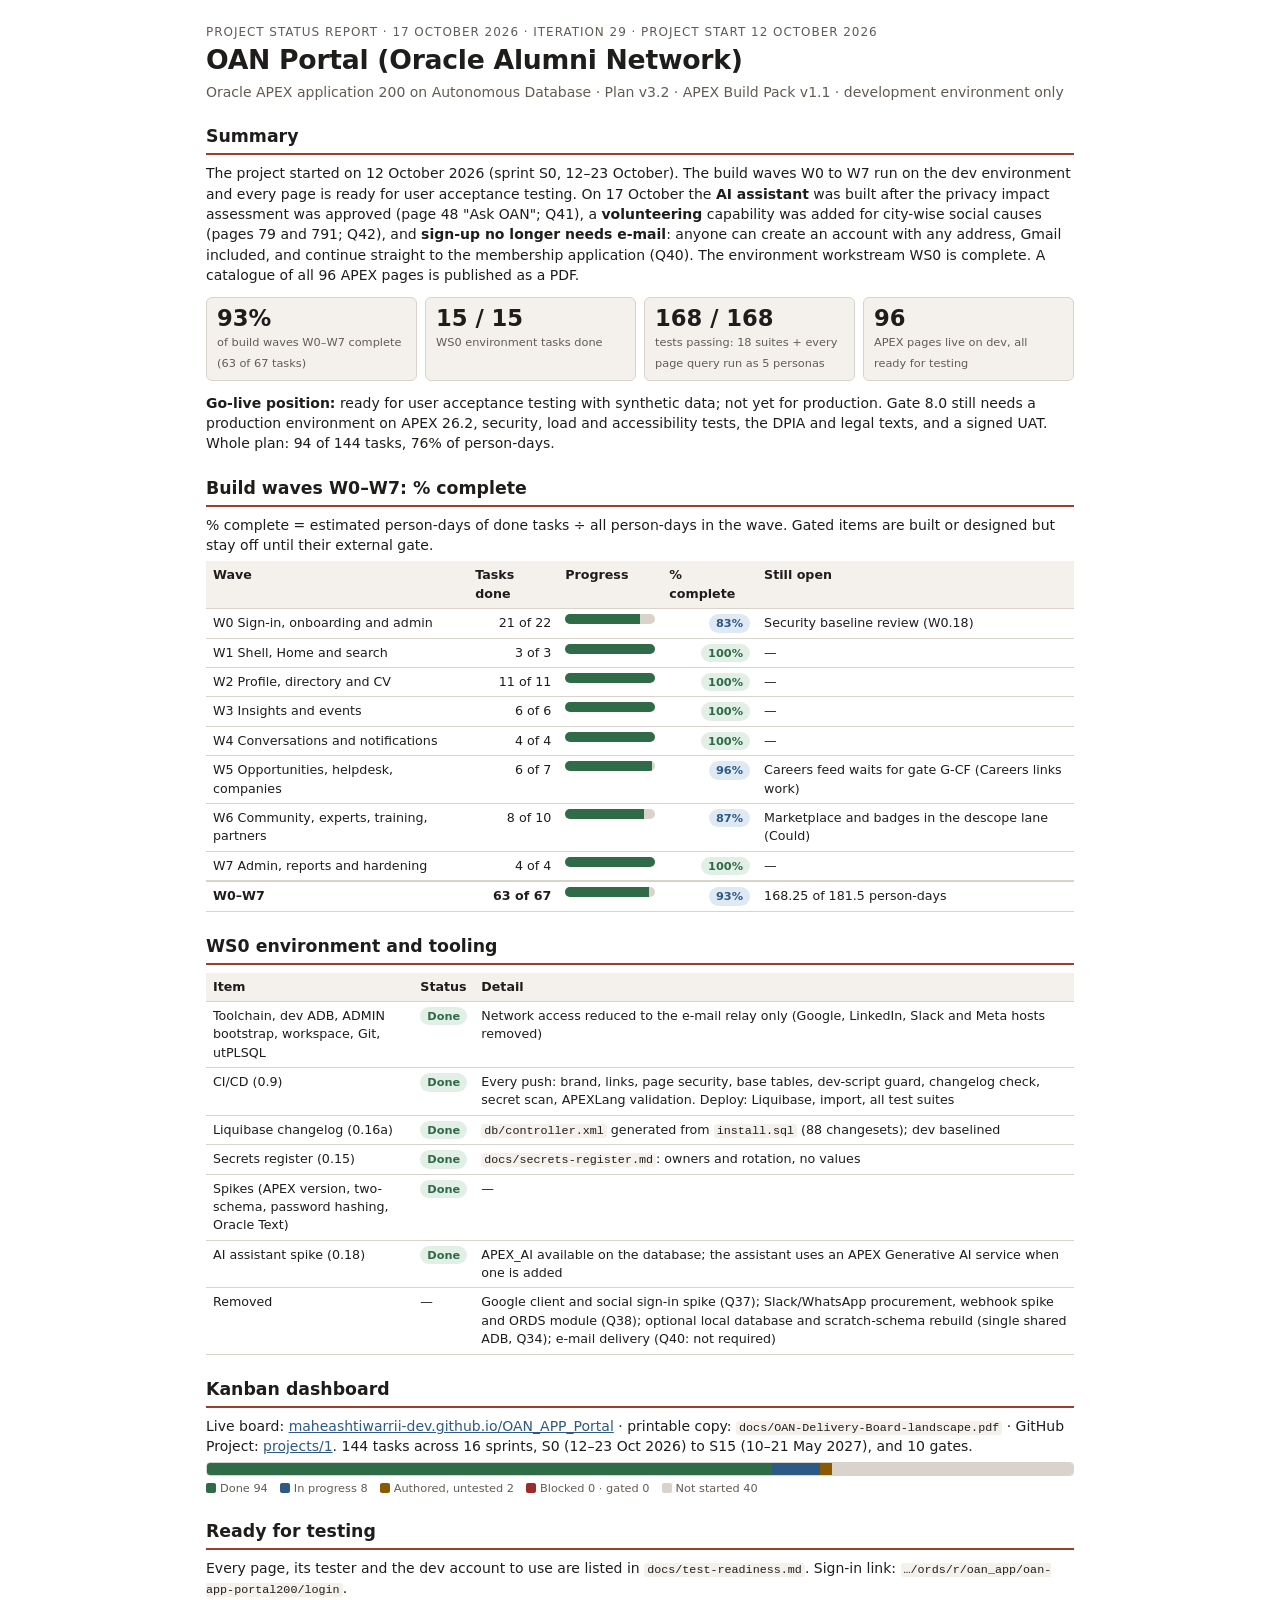
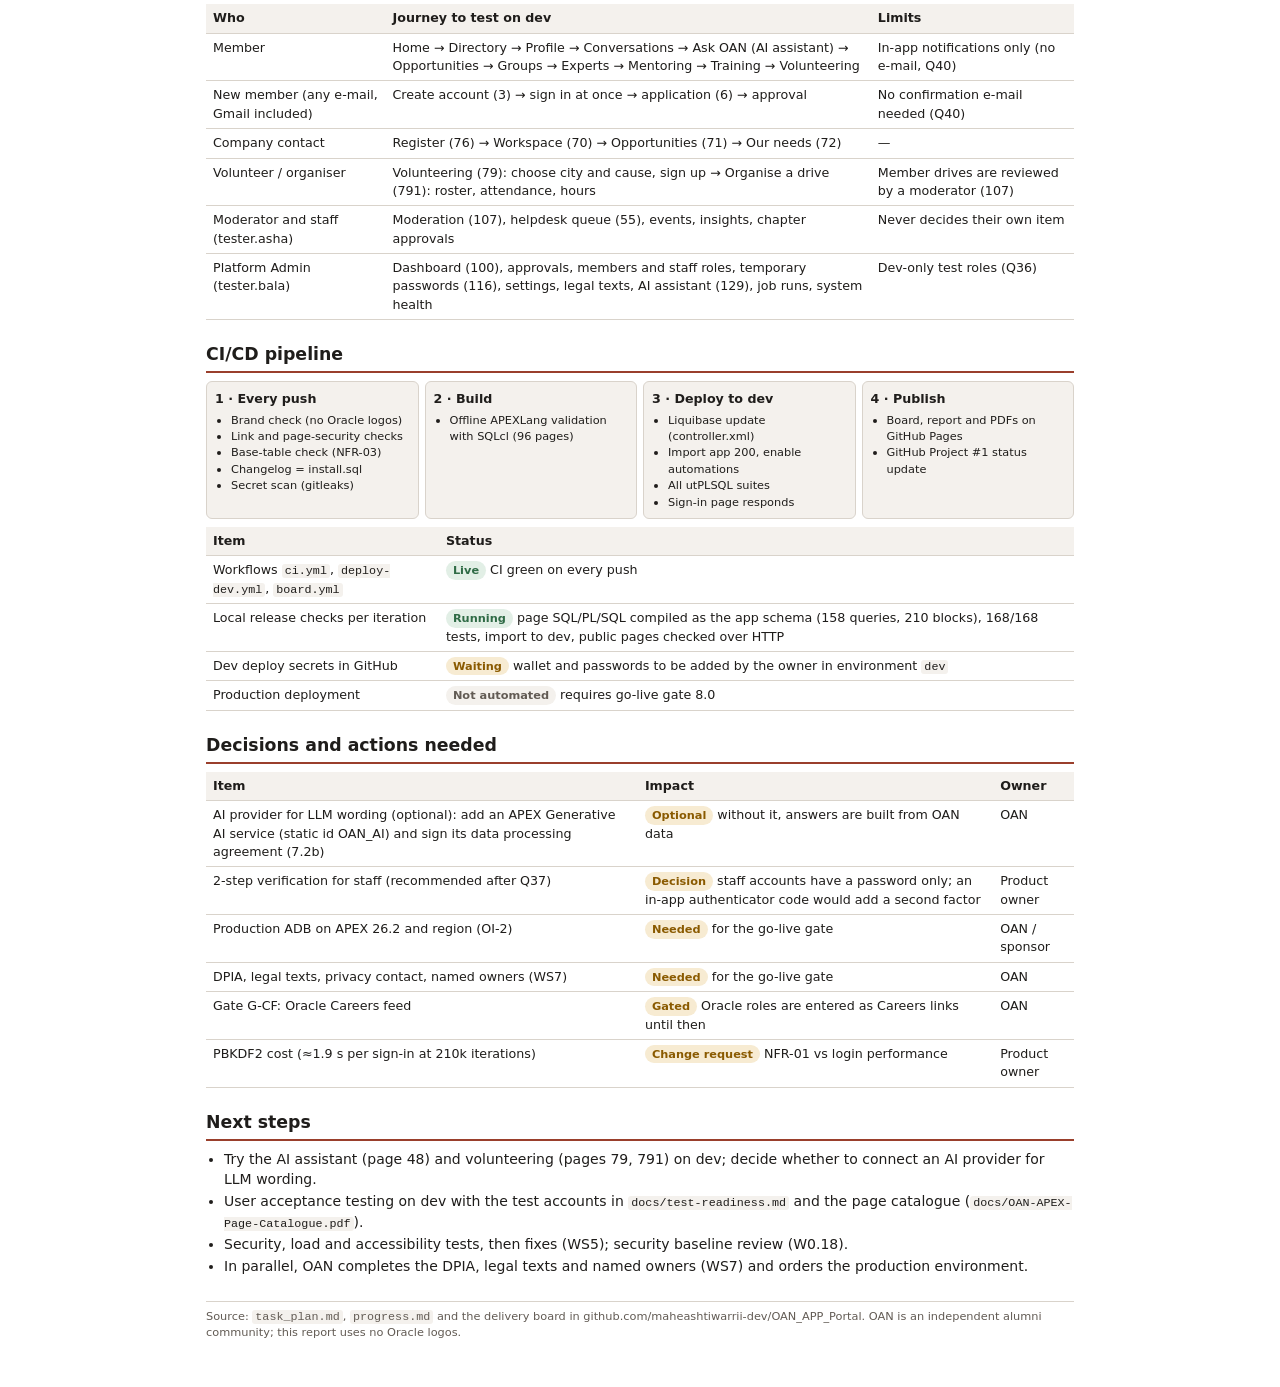
<file: docs/status-report.html>
<!doctype html>
<html lang="en">
<head>
<meta charset="utf-8">
<meta name="viewport" content="width=device-width, initial-scale=1">
<title>OAN Portal Status Report</title>
<style>
:root {
  --bg: #ffffff; --fg: #1f1d1b; --muted: #625b54; --line: #d9d3cb; --sunk: #f4f1ed;
  --accent: #9a3f2c; --ok: #2f6b46; --ok-bg: #e2efe6; --warn: #8a5a00; --warn-bg: #f7ebd2;
  --bad: #9c2b2b; --bad-bg: #f6dfdf; --info: #2c5a85; --info-bg: #dfe9f3;
  --font: "Segoe UI", system-ui, -apple-system, sans-serif;
  --mono: "Cascadia Mono", Consolas, ui-monospace, monospace;
}
@media (prefers-color-scheme: dark) {
  :root:not([data-theme="light"]) {
    --bg: #1b1917; --fg: #ece7e1; --muted: #a59d94; --line: #403a35; --sunk: #252220;
    --accent: #e08a72; --ok: #8fcfa3; --ok-bg: #1f3427; --warn: #e6bd66; --warn-bg: #3a2e14;
    --bad: #ef9a9a; --bad-bg: #3d2020; --info: #92bce6; --info-bg: #1d2c3b;
  }
}
@page { size: A4; margin: 14mm 14mm 16mm; }
* { box-sizing: border-box; }
body { margin: 0; background: var(--bg); color: var(--fg); font: 10.5pt/1.45 var(--font); }
main { max-width: 900px; margin: 0 auto; padding: 24px 16px 40px; }
h1 { font-size: 20pt; margin: 0 0 2px; letter-spacing: -0.01em; }
h2 { font-size: 13pt; margin: 22px 0 8px; padding-bottom: 4px; border-bottom: 2px solid var(--accent); }
h3 { font-size: 11pt; margin: 14px 0 6px; }
p { margin: 6px 0; }
.eyebrow { color: var(--muted); font-size: 9pt; text-transform: uppercase; letter-spacing: 0.08em; }
.sub { color: var(--muted); margin: 0 0 14px; }
a { color: var(--info); }
.kpis { display: grid; grid-template-columns: repeat(4, 1fr); gap: 8px; margin: 12px 0; }
.kpi { background: var(--sunk); border: 1px solid var(--line); border-radius: 6px; padding: 8px 10px; }
.kpi b { display: block; font-size: 17pt; line-height: 1.1; }
.kpi span { color: var(--muted); font-size: 8.5pt; }
table { width: 100%; border-collapse: collapse; margin: 6px 0 10px; font-size: 9.5pt; }
th, td { text-align: left; padding: 5px 7px; border-bottom: 1px solid var(--line); vertical-align: top; }
th { background: var(--sunk); font-weight: 600; }
td.num, th.num { text-align: right; font-variant-numeric: tabular-nums; }
.pill { display: inline-block; padding: 1px 7px; border-radius: 10px; font-size: 8.5pt; font-weight: 600; white-space: nowrap; }
.done { background: var(--ok-bg); color: var(--ok); }
.prog { background: var(--info-bg); color: var(--info); }
.wait { background: var(--warn-bg); color: var(--warn); }
.block { background: var(--bad-bg); color: var(--bad); }
.idle { background: var(--sunk); color: var(--muted); }
.bar { display: flex; height: 14px; border-radius: 4px; overflow: hidden; border: 1px solid var(--line); margin: 6px 0 4px; }
.bar i { display: block; height: 100%; }
.legend { display: flex; flex-wrap: wrap; gap: 12px; font-size: 8.5pt; color: var(--muted); }
.legend i { display: inline-block; width: 10px; height: 10px; border-radius: 2px; margin-right: 4px; vertical-align: -1px; }
.pipeline { display: grid; grid-template-columns: repeat(4, 1fr); gap: 6px; margin: 8px 0; }
.stage { border: 1px solid var(--line); border-radius: 6px; padding: 8px; background: var(--sunk); }
.stage b { display: block; font-size: 9.5pt; margin-bottom: 3px; }
.stage ul { margin: 0; padding-left: 16px; font-size: 8.5pt; }
code { font: 8.8pt var(--mono); background: var(--sunk); padding: 0 3px; border-radius: 3px; }
ul.tight { margin: 4px 0; padding-left: 18px; }
ul.tight li { margin: 2px 0; }
.foot { margin-top: 24px; color: var(--muted); font-size: 8.5pt; border-top: 1px solid var(--line); padding-top: 6px; }
.avoid { break-inside: avoid; }
@media (max-width: 640px) { .kpis, .pipeline { grid-template-columns: repeat(2, 1fr); } }
@media print { main { padding: 0; max-width: none; } h2 { break-after: avoid; } }
.mini { height: 10px; border-radius: 5px; background: var(--line); overflow: hidden; min-width: 90px; }
.mini i { display: block; height: 100%; background: var(--ok); }
td.num { white-space: nowrap; font-variant-numeric: tabular-nums; }
tr.tot td { border-top: 2px solid var(--line); }
</style>
</head>
<body>
<main>
  <div class="eyebrow">Project status report · 17 October 2026 · iteration 29 · project start 12 October 2026</div>
  <h1>OAN Portal (Oracle Alumni Network)</h1>
  <p class="sub">Oracle APEX application 200 on Autonomous Database · Plan v3.2 · APEX Build Pack v1.1 · development environment only</p>

  <h2>Summary</h2>
  <p>The project started on 12 October 2026 (sprint S0, 12–23 October). The build waves W0 to W7 run on the dev environment and every page is ready for user acceptance testing. On 17 October the <strong>AI assistant</strong> was built after the privacy impact assessment was approved (page 48 "Ask OAN"; Q41), a <strong>volunteering</strong> capability was added for city-wise social causes (pages 79 and 791; Q42), and <strong>sign-up no longer needs e-mail</strong>: anyone can create an account with any address, Gmail included, and continue straight to the membership application (Q40). The environment workstream WS0 is complete. A catalogue of all 96 APEX pages is published as a PDF.</p>
  <div class="kpis">
    <div class="kpi"><b>93%</b><span>of build waves W0–W7 complete (63 of 67 tasks)</span></div>
    <div class="kpi"><b>15 / 15</b><span>WS0 environment tasks done</span></div>
    <div class="kpi"><b>168 / 168</b><span>tests passing: 18 suites + every page query run as 5 personas</span></div>
    <div class="kpi"><b>96</b><span>APEX pages live on dev, all ready for testing</span></div>
  </div>
  <p><strong>Go-live position:</strong> ready for user acceptance testing with synthetic data; not yet for production. Gate 8.0 still needs a production environment on APEX 26.2, security, load and accessibility tests, the DPIA and legal texts, and a signed UAT. Whole plan: 94 of 144 tasks, 76% of person-days.</p>

  <h2 class="avoid">Build waves W0–W7: % complete</h2>
  <p>% complete = estimated person-days of done tasks ÷ all person-days in the wave. Gated items are built or designed but stay off until their external gate.</p>
  <table class="avoid">
    <thead><tr><th>Wave</th><th>Tasks done</th><th>Progress</th><th>% complete</th><th>Still open</th></tr></thead>
    <tbody>
      <tr><td>W0 Sign-in, onboarding and admin</td><td class="num">21 of 22</td><td><div class="mini"><i style="width:83%"></i></div></td><td class="num"><span class="pill prog">83%</span></td><td>Security baseline review (W0.18)</td></tr>
      <tr><td>W1 Shell, Home and search</td><td class="num">3 of 3</td><td><div class="mini"><i style="width:100%"></i></div></td><td class="num"><span class="pill done">100%</span></td><td>—</td></tr>
      <tr><td>W2 Profile, directory and CV</td><td class="num">11 of 11</td><td><div class="mini"><i style="width:100%"></i></div></td><td class="num"><span class="pill done">100%</span></td><td>—</td></tr>
      <tr><td>W3 Insights and events</td><td class="num">6 of 6</td><td><div class="mini"><i style="width:100%"></i></div></td><td class="num"><span class="pill done">100%</span></td><td>—</td></tr>
      <tr><td>W4 Conversations and notifications</td><td class="num">4 of 4</td><td><div class="mini"><i style="width:100%"></i></div></td><td class="num"><span class="pill done">100%</span></td><td>—</td></tr>
      <tr><td>W5 Opportunities, helpdesk, companies</td><td class="num">6 of 7</td><td><div class="mini"><i style="width:96%"></i></div></td><td class="num"><span class="pill prog">96%</span></td><td>Careers feed waits for gate G-CF (Careers links work)</td></tr>
      <tr><td>W6 Community, experts, training, partners</td><td class="num">8 of 10</td><td><div class="mini"><i style="width:87%"></i></div></td><td class="num"><span class="pill prog">87%</span></td><td>Marketplace and badges in the descope lane (Could)</td></tr>
      <tr><td>W7 Admin, reports and hardening</td><td class="num">4 of 4</td><td><div class="mini"><i style="width:100%"></i></div></td><td class="num"><span class="pill done">100%</span></td><td>—</td></tr>
      <tr class="tot"><td><strong>W0–W7</strong></td><td class="num"><strong>63 of 67</strong></td><td><div class="mini"><i style="width:93%"></i></div></td><td class="num"><span class="pill prog">93%</span></td><td>168.25 of 181.5 person-days</td></tr>
    </tbody>
  </table>

  <h2 class="avoid">WS0 environment and tooling</h2>
  <table class="avoid">
    <thead><tr><th>Item</th><th>Status</th><th>Detail</th></tr></thead>
    <tbody>
      <tr><td>Toolchain, dev ADB, ADMIN bootstrap, workspace, Git, utPLSQL</td><td><span class="pill done">Done</span></td><td>Network access reduced to the e-mail relay only (Google, LinkedIn, Slack and Meta hosts removed)</td></tr>
      <tr><td>CI/CD (0.9)</td><td><span class="pill done">Done</span></td><td>Every push: brand, links, page security, base tables, dev-script guard, changelog check, secret scan, APEXLang validation. Deploy: Liquibase, import, all test suites</td></tr>
      <tr><td>Liquibase changelog (0.16a)</td><td><span class="pill done">Done</span></td><td><code>db/controller.xml</code> generated from <code>install.sql</code> (88 changesets); dev baselined</td></tr>
      <tr><td>Secrets register (0.15)</td><td><span class="pill done">Done</span></td><td><code>docs/secrets-register.md</code>: owners and rotation, no values</td></tr>
      <tr><td>Spikes (APEX version, two-schema, password hashing, Oracle Text)</td><td><span class="pill done">Done</span></td><td>—</td></tr>
      <tr><td>AI assistant spike (0.18)</td><td><span class="pill done">Done</span></td><td>APEX_AI available on the database; the assistant uses an APEX Generative AI service when one is added</td></tr>
      <tr><td>Removed</td><td>—</td><td>Google client and social sign-in spike (Q37); Slack/WhatsApp procurement, webhook spike and ORDS module (Q38); optional local database and scratch-schema rebuild (single shared ADB, Q34); e-mail delivery (Q40: not required)</td></tr>
    </tbody>
  </table>

  <h2>Kanban dashboard</h2>
  <p>Live board: <a href="https://maheashtiwarrii-dev.github.io/OAN_APP_Portal/delivery-board.html">maheashtiwarrii-dev.github.io/OAN_APP_Portal</a> · printable copy: <code>docs/OAN-Delivery-Board-landscape.pdf</code> · GitHub Project: <a href="https://github.com/users/maheashtiwarrii-dev/projects/1">projects/1</a>. 144 tasks across 16 sprints, S0 (12–23 Oct 2026) to S15 (10–21 May 2027), and 10 gates.</p>
  <div class="bar" role="img" aria-label="Tasks by status: 94 done, 8 in progress, 2 authored, 0 blocked or gated, 40 not started">
    <i style="width:65.3%;background:var(--ok)"></i>
    <i style="width:5.6%;background:var(--info)"></i>
    <i style="width:1.4%;background:var(--warn)"></i>
    <i style="width:0.0%;background:var(--bad)"></i>
    <i style="width:27.8%;background:var(--line)"></i>
  </div>
  <div class="legend">
    <span><i style="background:var(--ok)"></i>Done 94</span>
    <span><i style="background:var(--info)"></i>In progress 8</span>
    <span><i style="background:var(--warn)"></i>Authored, untested 2</span>
    <span><i style="background:var(--bad)"></i>Blocked 0 · gated 0</span>
    <span><i style="background:var(--line)"></i>Not started 40</span>
  </div>

  <h2 class="avoid">Ready for testing</h2>
  <p>Every page, its tester and the dev account to use are listed in <code>docs/test-readiness.md</code>. Sign-in link: <code>…/ords/r/oan_app/oan-app-portal200/login</code>.</p>
  <table class="avoid">
    <thead><tr><th>Who</th><th>Journey to test on dev</th><th>Limits</th></tr></thead>
    <tbody>
      <tr><td>Member</td><td>Home → Directory → Profile → Conversations → Ask OAN (AI assistant) → Opportunities → Groups → Experts → Mentoring → Training → Volunteering</td><td>In-app notifications only (no e-mail, Q40)</td></tr>
      <tr><td>New member (any e-mail, Gmail included)</td><td>Create account (3) → sign in at once → application (6) → approval</td><td>No confirmation e-mail needed (Q40)</td></tr>
      <tr><td>Company contact</td><td>Register (76) → Workspace (70) → Opportunities (71) → Our needs (72)</td><td>—</td></tr>
      <tr><td>Volunteer / organiser</td><td>Volunteering (79): choose city and cause, sign up → Organise a drive (791): roster, attendance, hours</td><td>Member drives are reviewed by a moderator (107)</td></tr>
      <tr><td>Moderator and staff (tester.asha)</td><td>Moderation (107), helpdesk queue (55), events, insights, chapter approvals</td><td>Never decides their own item</td></tr>
      <tr><td>Platform Admin (tester.bala)</td><td>Dashboard (100), approvals, members and staff roles, temporary passwords (116), settings, legal texts, AI assistant (129), job runs, system health</td><td>Dev-only test roles (Q36)</td></tr>
    </tbody>
  </table>

  <h2 class="avoid">CI/CD pipeline</h2>
  <div class="pipeline avoid">
    <div class="stage"><b>1 · Every push</b><ul><li>Brand check (no Oracle logos)</li><li>Link and page-security checks</li><li>Base-table check (NFR-03)</li><li>Changelog = install.sql</li><li>Secret scan (gitleaks)</li></ul></div>
    <div class="stage"><b>2 · Build</b><ul><li>Offline APEXLang validation with SQLcl (96 pages)</li></ul></div>
    <div class="stage"><b>3 · Deploy to dev</b><ul><li>Liquibase update (controller.xml)</li><li>Import app 200, enable automations</li><li>All utPLSQL suites</li><li>Sign-in page responds</li></ul></div>
    <div class="stage"><b>4 · Publish</b><ul><li>Board, report and PDFs on GitHub Pages</li><li>GitHub Project #1 status update</li></ul></div>
  </div>
  <table>
    <thead><tr><th>Item</th><th>Status</th></tr></thead>
    <tbody>
      <tr><td>Workflows <code>ci.yml</code>, <code>deploy-dev.yml</code>, <code>board.yml</code></td><td><span class="pill done">Live</span> CI green on every push</td></tr>
      <tr><td>Local release checks per iteration</td><td><span class="pill done">Running</span> page SQL/PL/SQL compiled as the app schema (158 queries, 210 blocks), 168/168 tests, import to dev, public pages checked over HTTP</td></tr>
      <tr><td>Dev deploy secrets in GitHub</td><td><span class="pill wait">Waiting</span> wallet and passwords to be added by the owner in environment <code>dev</code></td></tr>
      <tr><td>Production deployment</td><td><span class="pill idle">Not automated</span> requires go-live gate 8.0</td></tr>
    </tbody>
  </table>

  <h2 class="avoid">Decisions and actions needed</h2>
  <table class="avoid">
    <thead><tr><th>Item</th><th>Impact</th><th>Owner</th></tr></thead>
    <tbody>
      <tr><td>AI provider for LLM wording (optional): add an APEX Generative AI service (static id OAN_AI) and sign its data processing agreement (7.2b)</td><td><span class="pill wait">Optional</span> without it, answers are built from OAN data</td><td>OAN</td></tr>
      <tr><td>2-step verification for staff (recommended after Q37)</td><td><span class="pill wait">Decision</span> staff accounts have a password only; an in-app authenticator code would add a second factor</td><td>Product owner</td></tr>
      <tr><td>Production ADB on APEX 26.2 and region (OI-2)</td><td><span class="pill wait">Needed</span> for the go-live gate</td><td>OAN / sponsor</td></tr>
      <tr><td>DPIA, legal texts, privacy contact, named owners (WS7)</td><td><span class="pill wait">Needed</span> for the go-live gate</td><td>OAN</td></tr>
      <tr><td>Gate G-CF: Oracle Careers feed</td><td><span class="pill wait">Gated</span> Oracle roles are entered as Careers links until then</td><td>OAN</td></tr>
      <tr><td>PBKDF2 cost (≈1.9 s per sign-in at 210k iterations)</td><td><span class="pill wait">Change request</span> NFR-01 vs login performance</td><td>Product owner</td></tr>
    </tbody>
  </table>

  <h2>Next steps</h2>
  <ul class="tight">
    <li>Try the AI assistant (page 48) and volunteering (pages 79, 791) on dev; decide whether to connect an AI provider for LLM wording.</li>
    <li>User acceptance testing on dev with the test accounts in <code>docs/test-readiness.md</code> and the page catalogue (<code>docs/OAN-APEX-Page-Catalogue.pdf</code>).</li>
    <li>Security, load and accessibility tests, then fixes (WS5); security baseline review (W0.18).</li>
    <li>In parallel, OAN completes the DPIA, legal texts and named owners (WS7) and orders the production environment.</li>
  </ul>

  <p class="foot">Source: <code>task_plan.md</code>, <code>progress.md</code> and the delivery board in github.com/maheashtiwarrii-dev/OAN_APP_Portal. OAN is an independent alumni community; this report uses no Oracle logos.</p>
</main>
</body>
</html>
</file>
